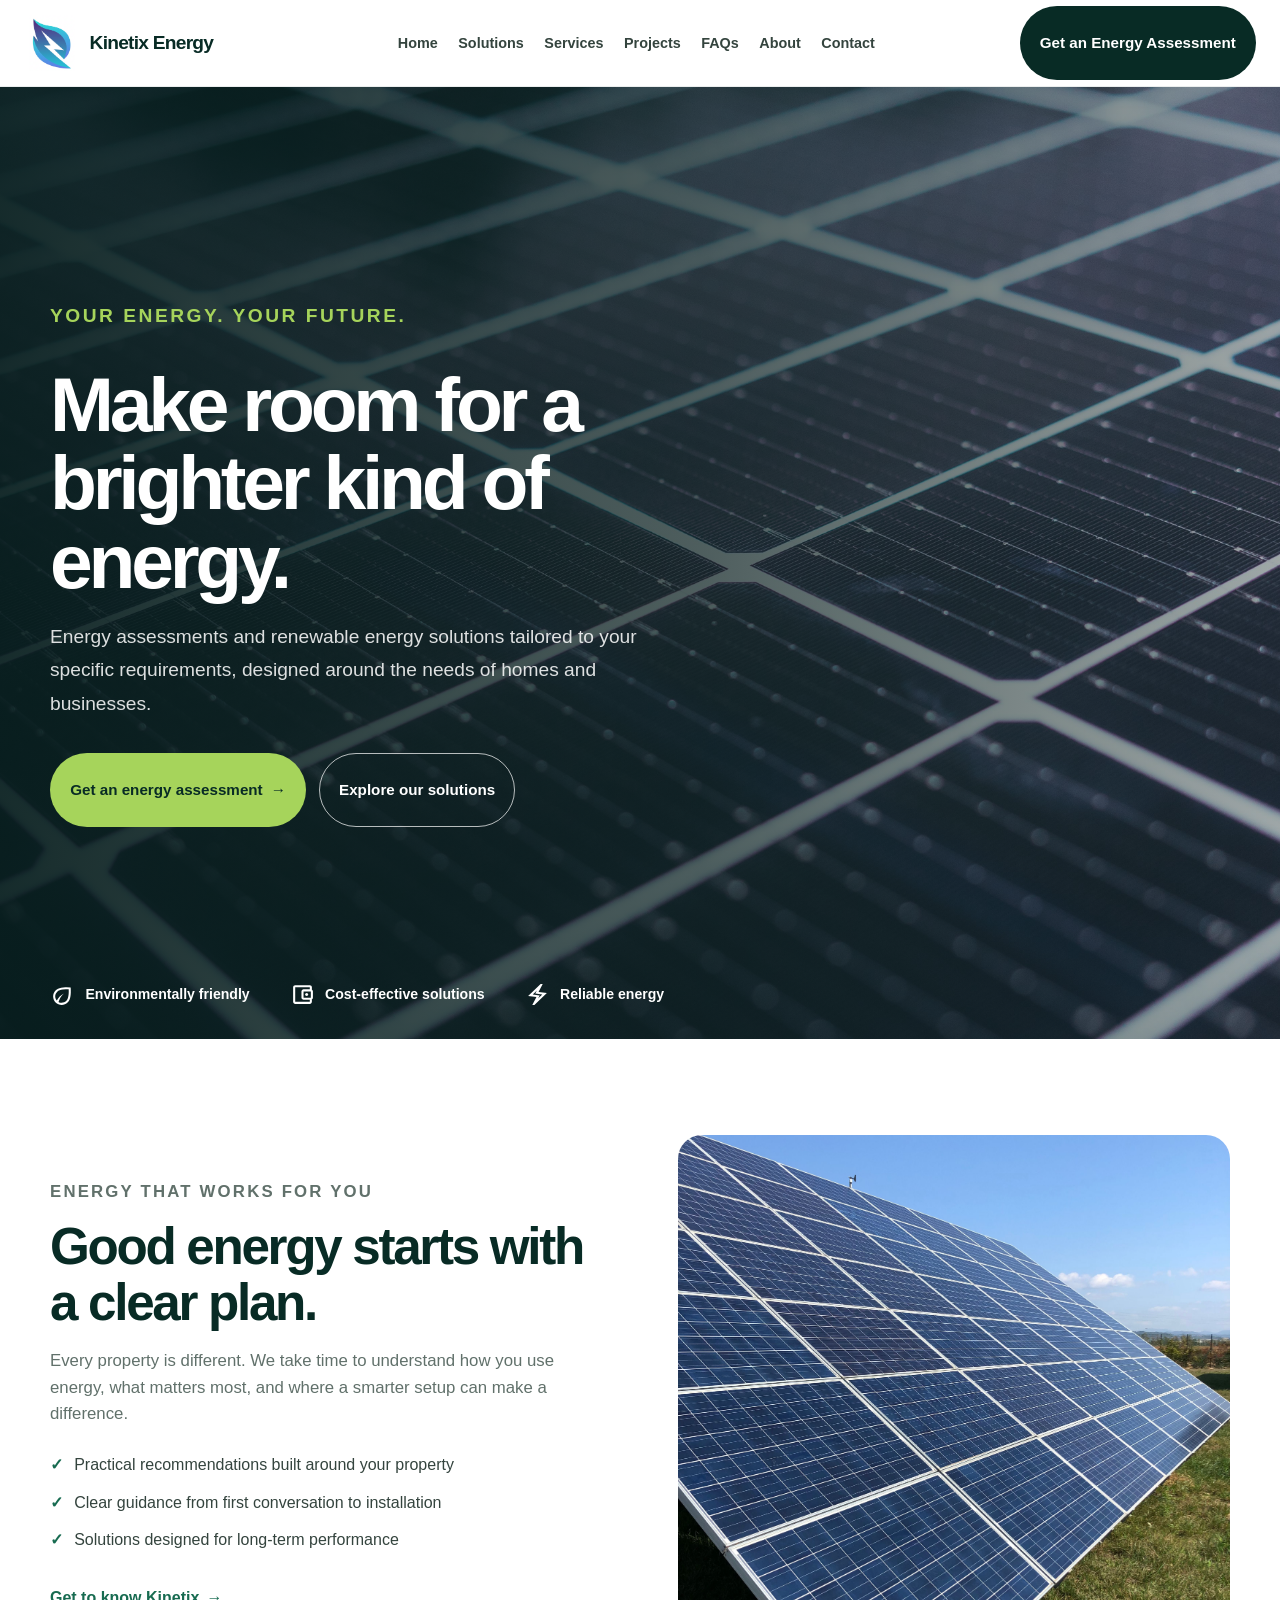
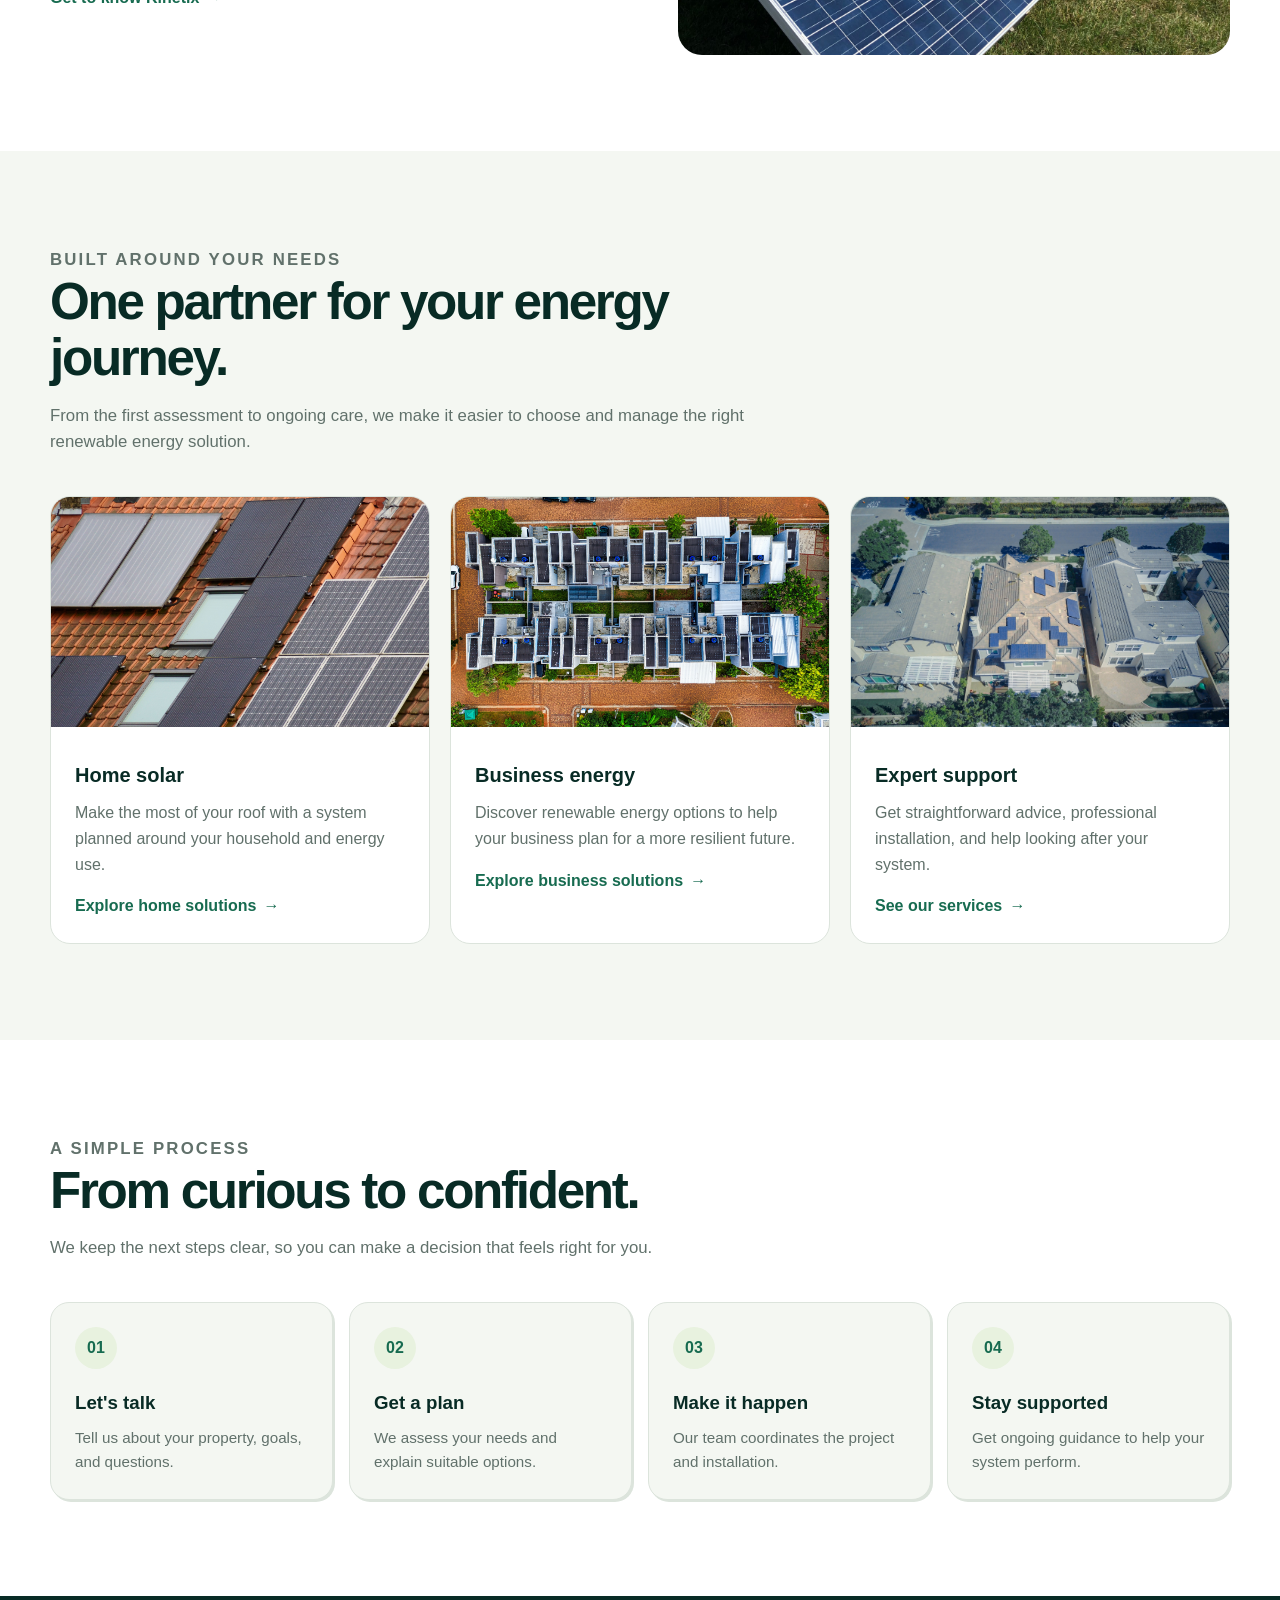
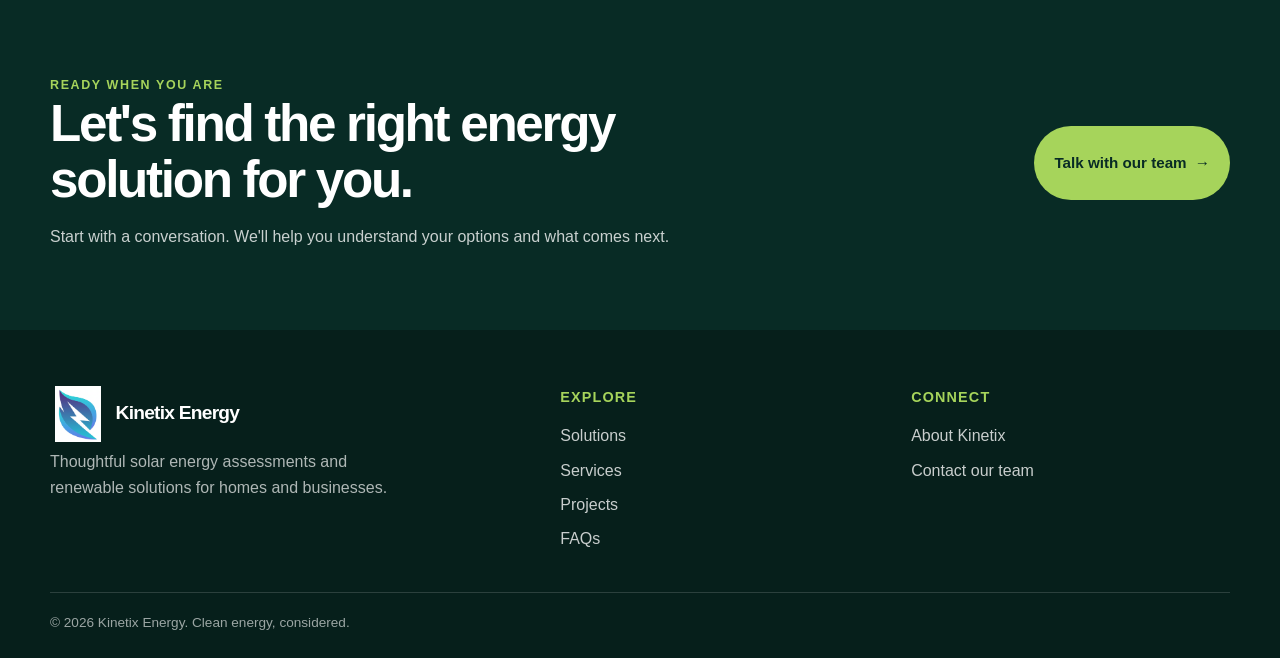
<file: index.html>
<!DOCTYPE html>
<html lang="en">
<head>
    <meta charset="UTF-8">
    <meta name="viewport" content="width=device-width, initial-scale=1.0">
    <meta name="description" content="Kinetix Energy makes clean, reliable solar energy simple for homes and businesses.">
    <meta name="theme-color" content="#082b25">
    <link rel="icon" href="assets/icons/favicon.png">
    <link rel="stylesheet" href="css/style.css">
    <link rel="stylesheet" href="css/components.css">
    <link rel="stylesheet" href="css/responsive.css">
    <title>Kinetix Energy | Solar solutions for a brighter future</title>
</head>
<body>
    <header class="site-header">
        <nav class="navbar" aria-label="Main navigation">
            <a href="home.html" class="logo-link"><img src="assets/logos/logo.png" alt=""><h1>Kinetix Energy</h1></a>
            <button class="nav-toggle" type="button" aria-expanded="false" aria-controls="primary-navigation" aria-label="Open navigation">☰</button>
            <ul class="nav-links" id="primary-navigation">
                <li><a href="home.html">Home</a></li>
                <li><a href="pages/solutions.html">Solutions</a></li>
                <li><a href="pages/services.html">Services</a></li>
                <li><a href="pages/projects.html">Projects</a></li>
                <li><a href="pages/faqs.html">FAQs</a></li>
                <li><a href="pages/about.html">About</a></li>
                <li><a href="pages/contact.html">Contact</a></li>
            </ul>
            <a href="pages/contact.html" class="cta-button">Get an Energy Assessment</a>
        </nav>
    </header>
    <main>
        <section class="hero">
            <div class="hero-content">
                <p class="eyebrow">Your energy. Your future.</p>
                <h1>Make room for a brighter kind of energy.</h1>
                <p>Energy assessments and renewable energy solutions tailored to your specific requirements, designed around the needs of homes and businesses.</p>
                <div class="cta-container">
                    <a href="pages/contact.html" class="button button-green">Get an energy assessment <span aria-hidden="true">→</span></a>
                    <a href="pages/solutions.html" class="button button-light">Explore our solutions</a>
                </div>
            </div>
            <div class="hero-image">
                <img src="assets/images/hero.jpg" alt="Close-up of a solar panel array">
            </div>
            <div class="hero-icons">
                <div class="hero-icon">
                    <img src="assets/icons/leaf.svg" alt="">
                    <p>Environmentally friendly</p>
                </div>
                <div class="hero-icon">
                    <img src="assets/icons/wallet.svg" alt="">
                    <p>Cost-effective solutions</p>
                </div>
                <div class="hero-icon">
                    <img src="assets/icons/electric_bolt.svg" alt="">
                    <p>Reliable energy</p>
                </div>
            </div>
        </section>
        <section class="section">
            <div class="section-inner split-layout">
                <div class="split-copy">
                    <p class="eyebrow">Energy that works for you</p>
                    <h2>Good energy starts with a clear plan.</h2>
                    <p>Every property is different. We take time to understand how you use energy, what matters most, and where a smarter setup can make a difference.</p>
                    <ul class="check-list">
                        <li>Practical recommendations built around your property</li>
                        <li>Clear guidance from first conversation to installation</li>
                        <li>Solutions designed for long-term performance</li>
                    </ul>
                    <a href="pages/about.html" class="text-link">Get to know Kinetix <span aria-hidden="true">→</span></a>
                </div>
                <img class="split-image" src="assets/images/panel.jpg" alt="Solar panels installed on a home roof" loading="lazy">
            </div>
        </section>
        <section class="section section-muted">
            <div class="section-inner">
                <div class="section-heading">
                    <p class="eyebrow">Built around your needs</p>
                    <h2>One partner for your energy journey.</h2>
                    <p>From the first assessment to ongoing care, we make it easier to choose and manage the right renewable energy solution.</p>
                </div>
                <div class="card-grid">
                    <article class="card">
                        <img class="card-image" src="assets/images/home_panel.jpg" alt="Solar panels on a residential home" loading="lazy">
                        <div class="card-body">
                            <h3>Home solar</h3>
                            <p>Make the most of your roof with a system planned around your household and energy use.</p>
                            <a class="text-link" href="pages/solutions.html">Explore home solutions <span aria-hidden="true">→</span></a>
                        </div>
                    </article>
                    <article class="card">
                        <img class="card-image" src="assets/images/market_panel.jpg" alt="Solar installation for a commercial property" loading="lazy">
                        <div class="card-body">
                            <h3>Business energy</h3>
                            <p>Discover renewable energy options to help your business plan for a more resilient future.</p>
                            <a class="text-link" href="pages/solutions.html">Explore business solutions <span aria-hidden="true">→</span></a>
                        </div>
                    </article>
                    <article class="card">
                        <img class="card-image" src="assets/images/panel_topview.jpg" alt="Aerial view of a neighborhood with solar rooftops" loading="lazy">
                        <div class="card-body">
                            <h3>Expert support</h3>
                            <p>Get straightforward advice, professional installation, and help looking after your system.</p>
                            <a class="text-link" href="pages/services.html">See our services <span aria-hidden="true">→</span></a>
                        </div>
                    </article>
                </div>
            </div>
        </section>
        <section class="section">
            <div class="section-inner">
                <div class="section-heading">
                    <p class="eyebrow">A simple process</p>
                    <h2>From curious to confident.</h2>
                    <p>We keep the next steps clear, so you can make a decision that feels right for you.</p>
                </div>
                <div class="steps-grid">
                    <article class="step-card"><span class="step-number">01</span><h3>Let's talk</h3><p>Tell us about your property, goals, and questions.</p></article>
                    <article class="step-card"><span class="step-number">02</span><h3>Get a plan</h3><p>We assess your needs and explain suitable options.</p></article>
                    <article class="step-card"><span class="step-number">03</span><h3>Make it happen</h3><p>Our team coordinates the project and installation.</p></article>
                    <article class="step-card"><span class="step-number">04</span><h3>Stay supported</h3><p>Get ongoing guidance to help your system perform.</p></article>
                </div>
            </div>
        </section>
        <section class="cta-section">
            <div class="cta-inner">
                <div>
                    <p class="eyebrow">Ready when you are</p>
                    <h2>Let's find the right energy solution for you.</h2>
                    <p>Start with a conversation. We'll help you understand your options and what comes next.</p>
                </div>
                <a href="pages/contact.html" class="button button-green">Talk with our team <span aria-hidden="true">→</span></a>
            </div>
        </section>
    </main>
    <footer class="site-footer">
        <div class="footer-inner">
            <div class="footer-brand">
                <a href="home.html" class="logo-link"><img src="assets/logos/logo.png" alt=""><h1 id="footer-logo-h1 ">Kinetix Energy</h1></a>
                <p>Thoughtful solar energy assessments and renewable solutions for homes and businesses.</p>
            </div>
            <div>
                <h2 class="footer-heading">Explore</h2>
                <ul class="footer-links">
                    <li><a href="pages/solutions.html">Solutions</a></li>
                    <li><a href="pages/services.html">Services</a></li>
                    <li><a href="pages/projects.html">Projects</a></li>
                    <li><a href="pages/faqs.html">FAQs</a></li>
                </ul>
            </div>
            <div>
                <h2 class="footer-heading">Connect</h2>
                <ul class="footer-links">
                    <li><a href="pages/about.html">About Kinetix</a></li>
                    <li><a href="pages/contact.html">Contact our team</a></li>
                </ul>
            </div>
        </div>
        <div class="footer-bottom">© 2026 Kinetix Energy. Clean energy, considered.</div>
    </footer>
    <script src="js/main.js" defer></script>
</body>
</html>
</file>
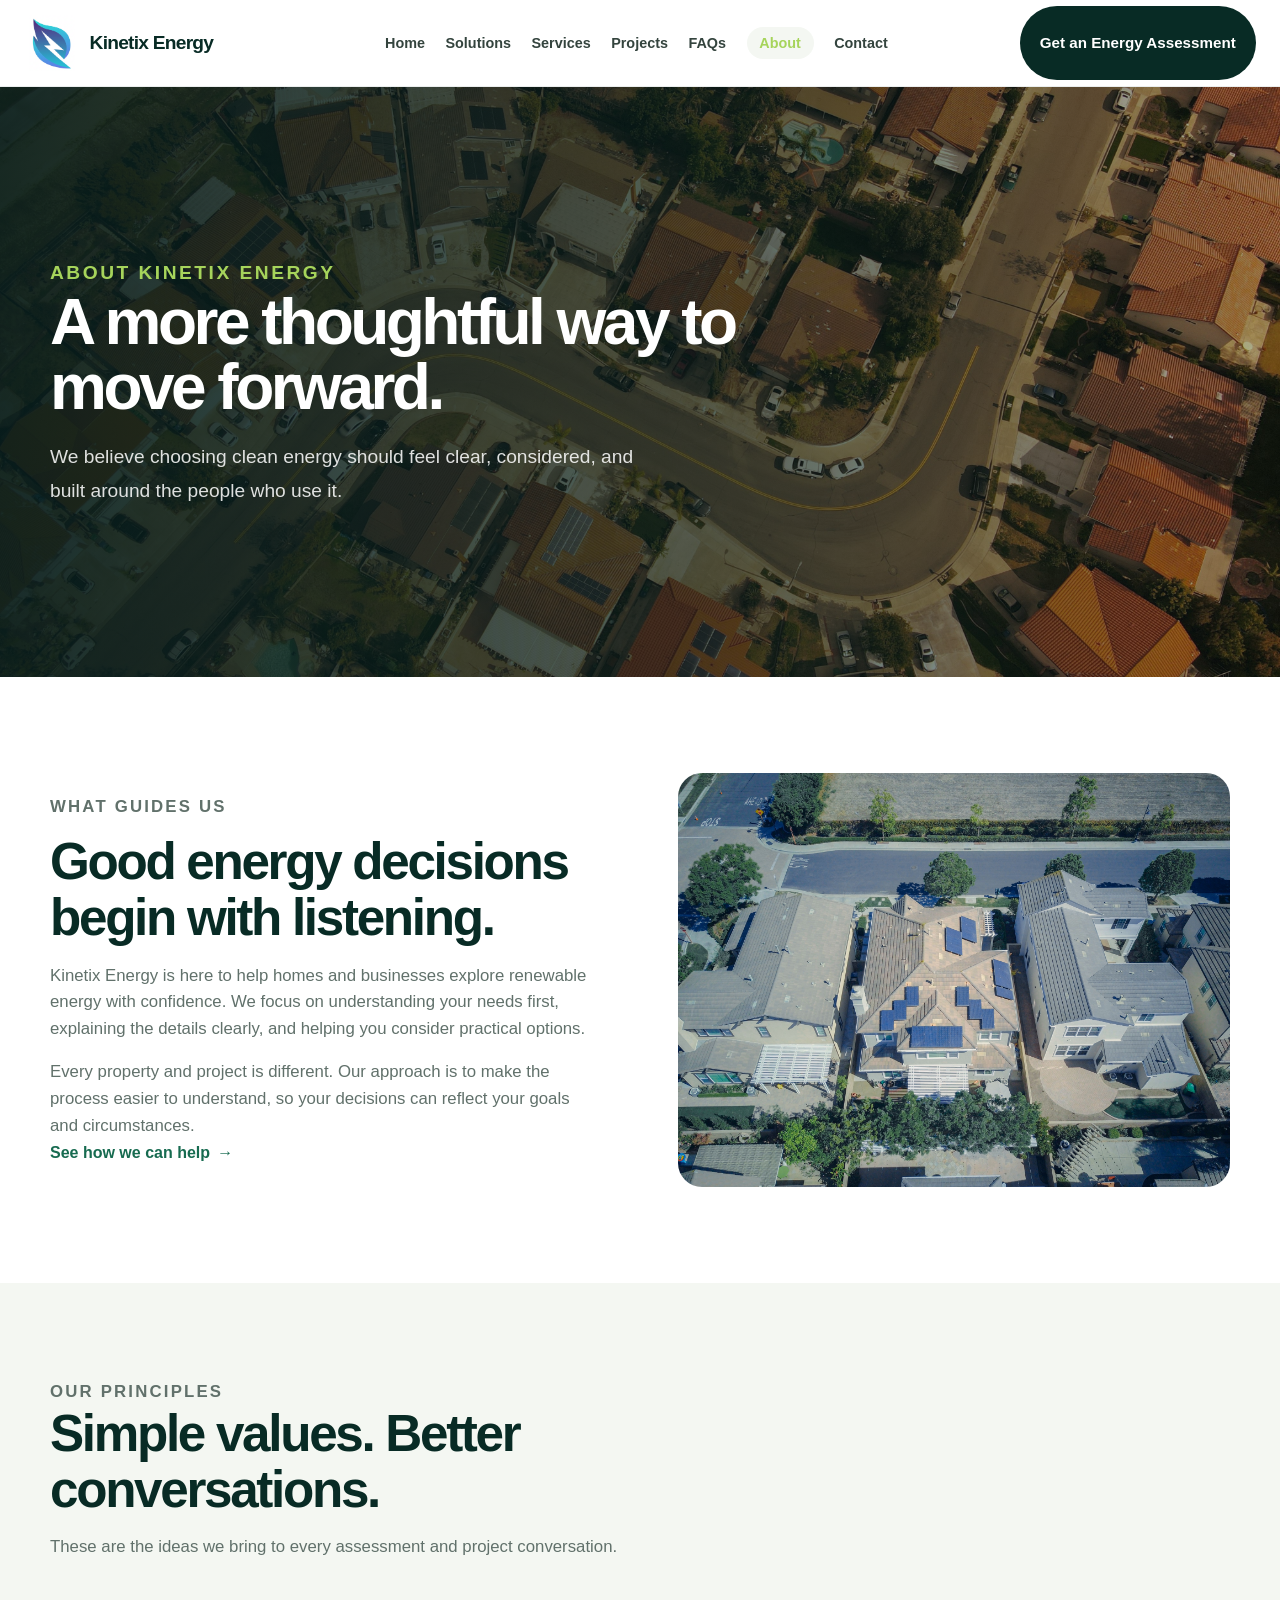
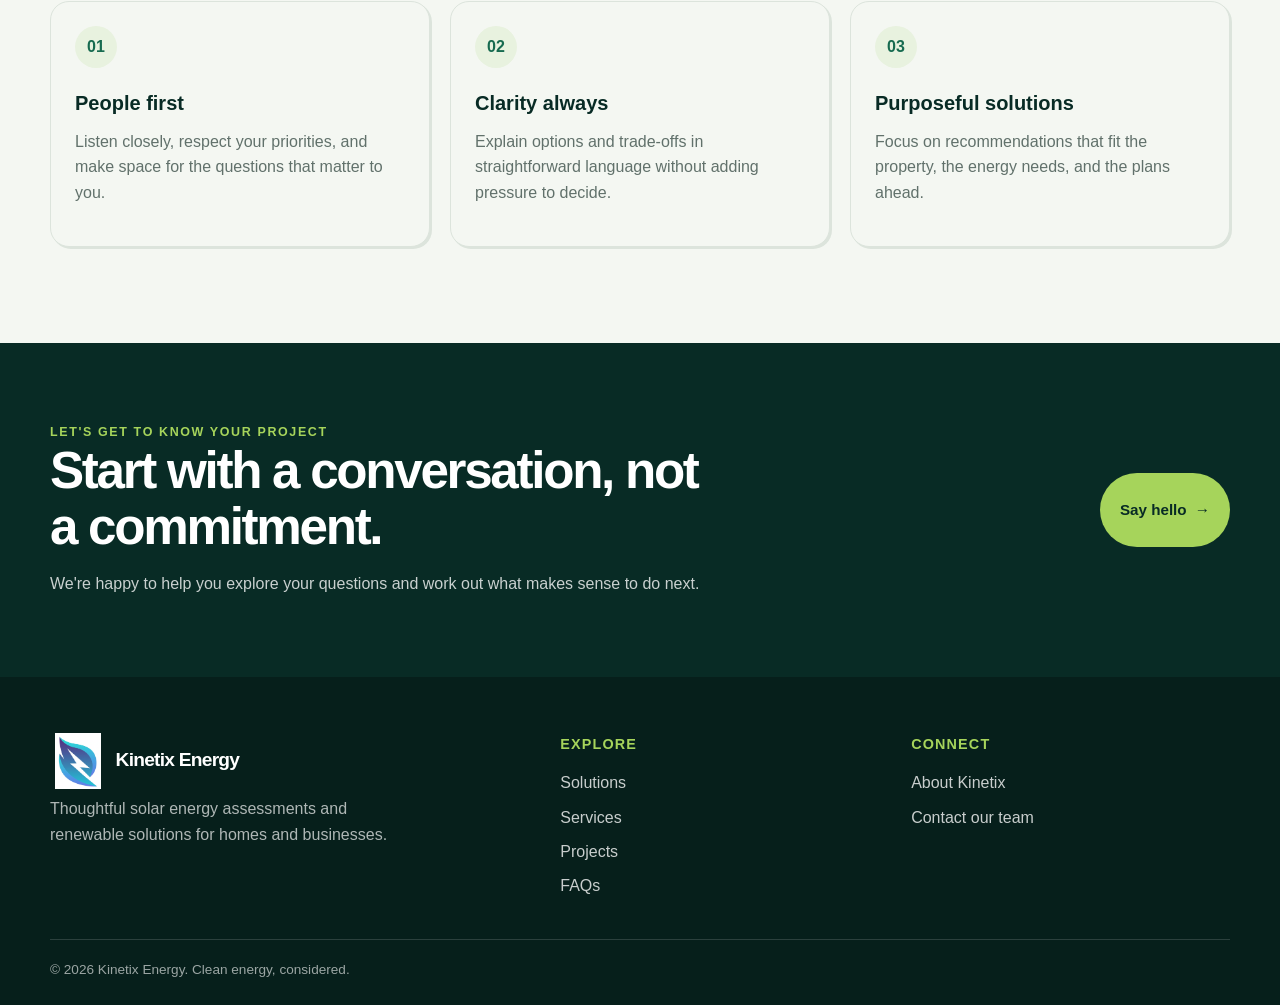
<file: pages/about.html>
<!DOCTYPE html>
<html lang="en">
<head>
    <meta charset="UTF-8">
    <meta name="viewport" content="width=device-width, initial-scale=1.0">
    <meta name="description" content="Learn about Kinetix Energy's practical, customer-first approach to renewable energy.">
    <meta name="theme-color" content="#082b25">
    <link rel="icon" href="../assets/icons/favicon.png">
    <link rel="stylesheet" href="../css/style.css">
    <link rel="stylesheet" href="../css/components.css">
    <link rel="stylesheet" href="../css/responsive.css">
    <title>About Kinetix Energy</title>
</head>
<body>
    <header class="site-header">
        <nav class="navbar" aria-label="Main navigation">
            <a href="../home.html" class="logo-link"><img src="../assets/logos/logo.png" alt=""><h1>Kinetix Energy</h1></a>
            <button class="nav-toggle" type="button" aria-expanded="false" aria-controls="primary-navigation" aria-label="Open navigation">☰</button>
            <ul class="nav-links" id="primary-navigation">
                <li><a href="../home.html">Home</a></li><li><a href="solutions.html">Solutions</a></li><li><a href="services.html">Services</a></li><li><a href="projects.html">Projects</a></li><li><a href="faqs.html">FAQs</a></li><li><a href="about.html" aria-current="page">About</a></li><li><a href="contact.html">Contact</a></li>
            </ul>
            <a href="contact.html" class="cta-button">Get an Energy Assessment</a>
        </nav>
    </header>
    <main>
        <section class="page-hero">
            <img src="../assets/images/panel1 (4).jpg" alt="" fetchpriority="high">
            <div class="page-hero-content"><p class="eyebrow">About Kinetix Energy</p><h1>A more thoughtful way to move forward.</h1><p>We believe choosing clean energy should feel clear, considered, and built around the people who use it.</p></div>
        </section>
        <section class="section">
            <div class="section-inner split-layout">
                <div class="split-copy"><p class="eyebrow">What guides us</p><h2>Good energy decisions begin with listening.</h2><p>Kinetix Energy is here to help homes and businesses explore renewable energy with confidence. We focus on understanding your needs first, explaining the details clearly, and helping you consider practical options.</p><p>Every property and project is different. Our approach is to make the process easier to understand, so your decisions can reflect your goals and circumstances.</p><a href="services.html" class="text-link">See how we can help <span aria-hidden="true">→</span></a></div>
                <img class="split-image" src="../assets/images/panel_topview.jpg" alt="Aerial view of rooftops in a residential neighborhood" loading="lazy">
            </div>
        </section>
        <section class="section section-muted">
            <div class="section-inner">
                <div class="section-heading"><p class="eyebrow">Our principles</p><h2>Simple values. Better conversations.</h2><p>These are the ideas we bring to every assessment and project conversation.</p></div>
                <div class="card-grid">
                    <article class="feature-card"><span class="step-number">01</span><h3>People first</h3><p>Listen closely, respect your priorities, and make space for the questions that matter to you.</p></article>
                    <article class="feature-card"><span class="step-number">02</span><h3>Clarity always</h3><p>Explain options and trade-offs in straightforward language without adding pressure to decide.</p></article>
                    <article class="feature-card"><span class="step-number">03</span><h3>Purposeful solutions</h3><p>Focus on recommendations that fit the property, the energy needs, and the plans ahead.</p></article>
                </div>
            </div>
        </section>
        <section class="cta-section"><div class="cta-inner"><div><p class="eyebrow">Let's get to know your project</p><h2>Start with a conversation, not a commitment.</h2><p>We're happy to help you explore your questions and work out what makes sense to do next.</p></div><a href="contact.html" class="button button-green">Say hello <span aria-hidden="true">→</span></a></div></section>
    </main>
    <footer class="site-footer">
        <div class="footer-inner"><div class="footer-brand"><a href="../home.html" class="logo-link"><img src="../assets/logos/logo.png" alt=""><h1>Kinetix Energy</h1></a><p>Thoughtful solar energy assessments and renewable solutions for homes and businesses.</p></div><div><h2 class="footer-heading">Explore</h2><ul class="footer-links"><li><a href="solutions.html">Solutions</a></li><li><a href="services.html">Services</a></li><li><a href="projects.html">Projects</a></li><li><a href="faqs.html">FAQs</a></li></ul></div><div><h2 class="footer-heading">Connect</h2><ul class="footer-links"><li><a href="about.html">About Kinetix</a></li><li><a href="contact.html">Contact our team</a></li></ul></div></div>
        <div class="footer-bottom">© 2026 Kinetix Energy. Clean energy, considered.</div>
    </footer>
    <script src="../js/main.js" defer></script>
</body>
</html>
</file>
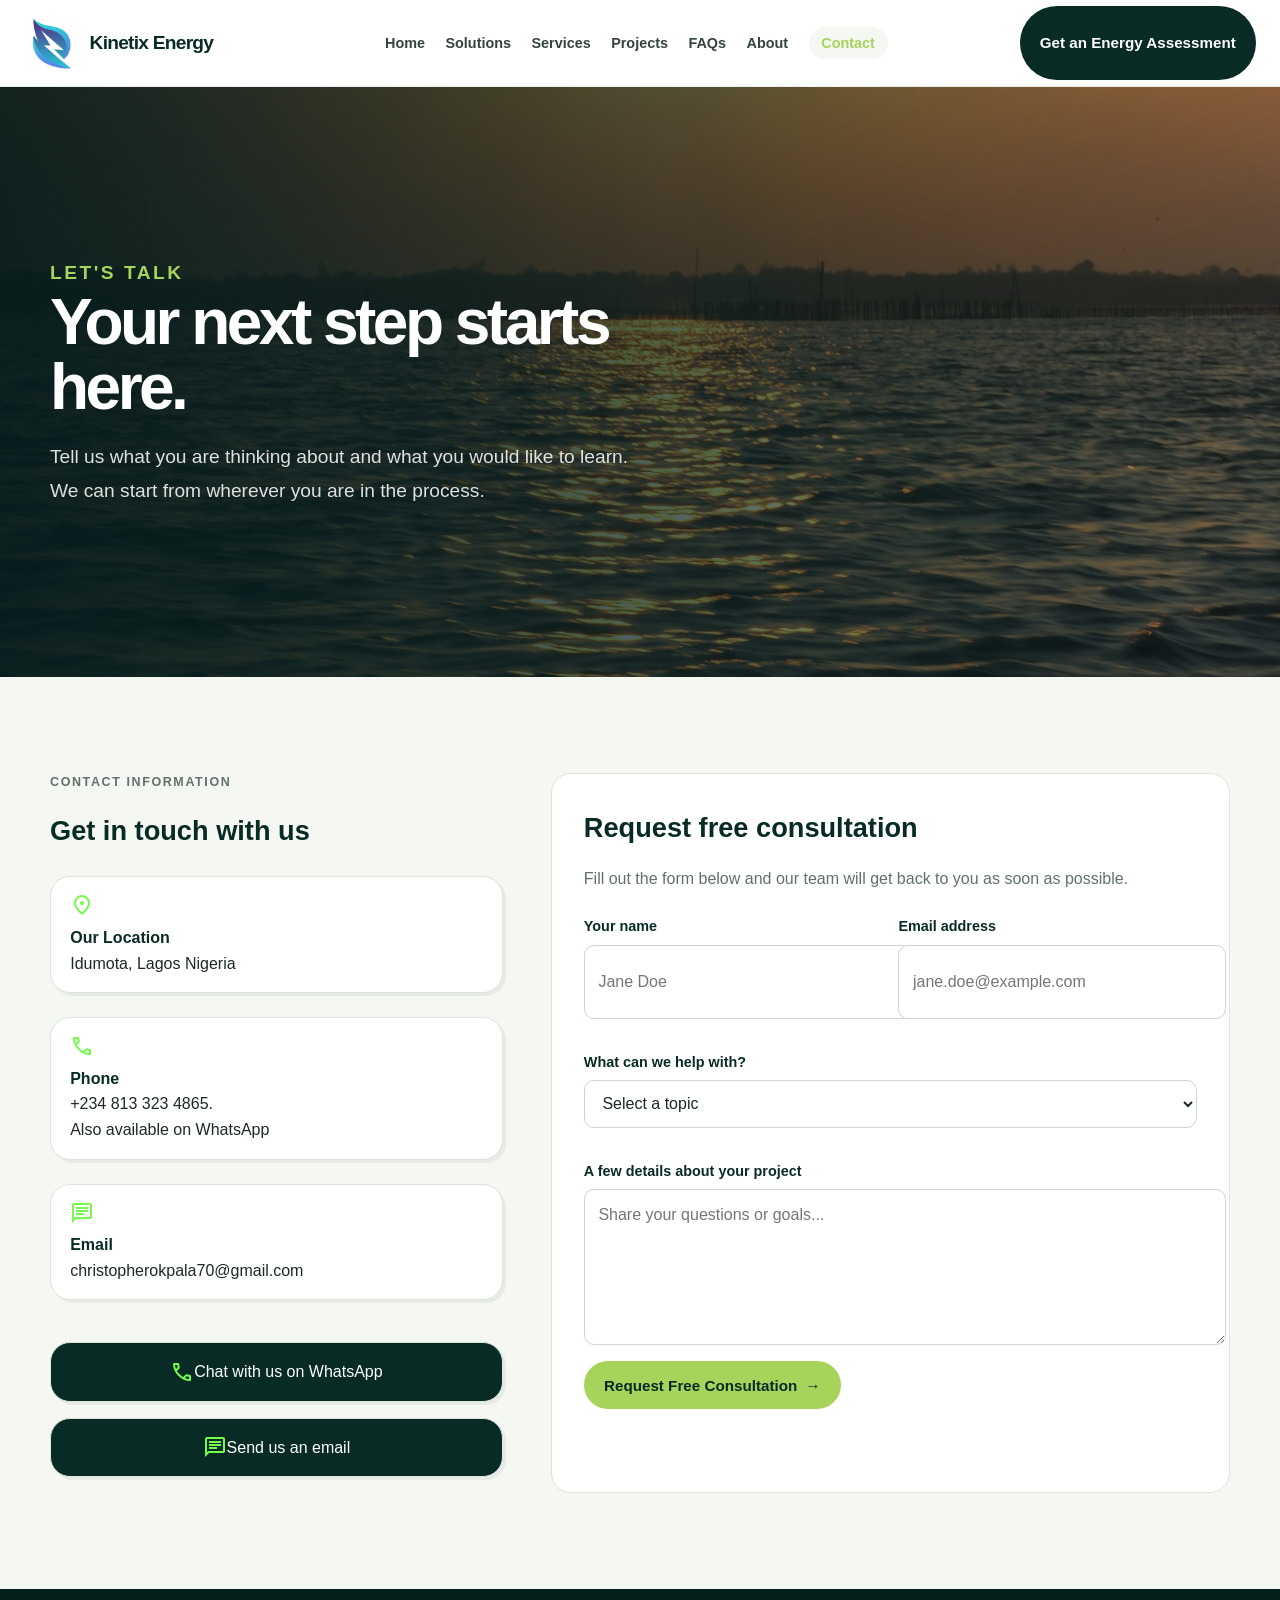
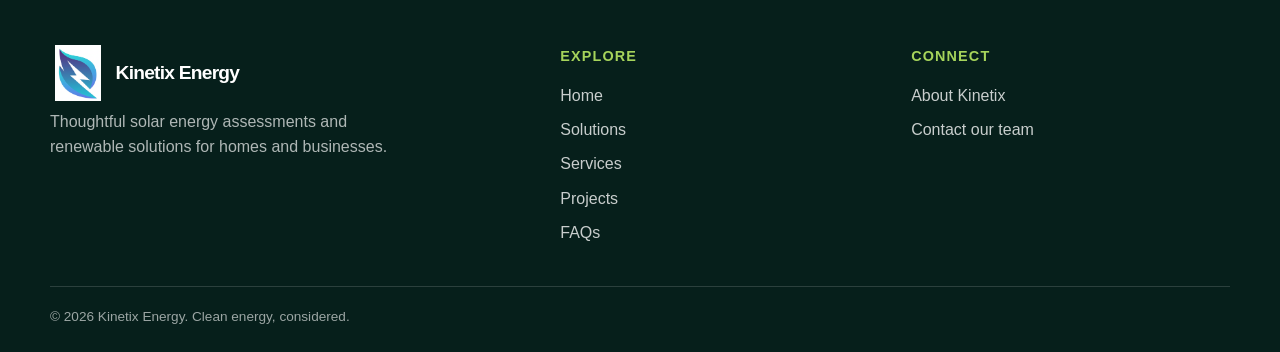
<file: pages/contact.html>
<!DOCTYPE html>
<html lang="en">
<head>
    <meta charset="UTF-8">
    <meta name="viewport" content="width=device-width, initial-scale=1.0">
    <meta name="description" content="Contact Kinetix Energy to discuss a solar assessment or renewable energy project.">
    <meta name="theme-color" content="#082b25">
    <link rel="icon" href="../assets/icons/favicon.png">
    <link rel="stylesheet" href="../css/style.css">
    <link rel="stylesheet" href="../css/components.css">
    <link rel="stylesheet" href="../css/responsive.css">
    <title>Contact | Kinetix Energy</title>
</head>
<body>
    <header class="site-header">
        <nav class="navbar" aria-label="Main navigation">
            <a href="../home.html" class="logo-link"><img src="../assets/logos/logo.png" alt=""><h1>Kinetix Energy</h1></a>
            <button class="nav-toggle" type="button" aria-expanded="false" aria-controls="primary-navigation" aria-label="Open navigation">☰</button>
            <ul class="nav-links" id="primary-navigation">
                <li><a href="../home.html">Home</a></li>
                <li><a href="../pages/solutions.html">Solutions</a></li>
                <li><a href="../pages/services.html">Services</a></li>
                <li><a href="../pages/projects.html">Projects</a></li>
                <li><a href="../pages/faqs.html">FAQs</a></li>
                <li><a href="../pages/about.html">About</a></li>
                <li><a href="../pages/contact.html" aria-current="page">Contact</a></li>
            </ul>
            <a href="../pages/contact.html" class="cta-button">Get an Energy Assessment</a>
        </nav>
    </header>
    <main>
        <section class="page-hero">
            <img src="../assets/images/sunset.jpg" alt="" fetchpriority="high" id="contact-hero">
            <div class="page-hero-content"><p class="eyebrow">Let's talk</p><h1>Your next step starts here.</h1><p>Tell us what you are thinking about and what you would like to learn. We can start from wherever you are in the process.</p></div>
        </section>
        <section class="section section-muted">
            <div class="section-inner contact-layout">
                <div class="contact-details">
                    <p class="eyebrow">CONTACT INFORMATION</p>
                    <h2>Get in touch with us</h2>
                    <div class="contact-item"><img src="../assets/icons/location.svg" alt=""><strong>Our Location</strong><span>Idumota, Lagos Nigeria</span></div>
                    <div class="contact-item"><img src="../assets/icons/call.svg" alt=""><strong>Phone</strong><span>+234 813 323 4865.</span><p>Also available on WhatsApp</p></div>
                    <div class="contact-item"><img src="../assets/icons/chat.svg" alt=""><strong>Email</strong><span>christopherokpala70@gmail.com</span></div><br>
                <div class="contact-box">
                    <div class="contact-box-item"><a href="https://web.whatsapp.com/" target="_blank"><img src="../assets/icons/call.svg" alt="WhatsApp"><span>Chat with us on WhatsApp</span></a></div>
                    <div class="contact-box-item"><a href="https://mail.google.com/" target="_blank"><img src="../assets/icons/chat.svg" alt="Email"><span>Send us an email</span></a></div>
                </div>
                </div>
                <div class="contact-form">
                    <h2>Request free consultation</h2>
                    <p>Fill out the form below and our team will get back to you as soon as possible.</p>
                    <form data-demo-form>
                        <div class="form-grid">
                            <div class="form-field"><label for="contact-name">Your name</label><input id="contact-name" name="name" type="text" autocomplete="name" required placeholder="Jane Doe"></div>
                            <div class="form-field"><label for="contact-email">Email address</label><input id="contact-email" name="email" type="email" autocomplete="email" required placeholder="jane.doe@example.com" ></div>
                            <div class="form-field form-field-full"><label for="contact-property">What can we help with?</label><select id="contact-property" name="interest" required><option value="" selected disabled>Select a topic</option><option value="home">Solar for my home</option><option value="business">Solar for my business</option><option value="assessment">Energy assessment</option><option value="existing">Existing system support</option><option value="other">Something else</option></select></div>
                            <div class="form-field form-field-full"><label for="contact-message">A few details about your project</label><textarea id="contact-message" name="message" placeholder="Share your questions or goals..." required></textarea></div>
                        </div>
                        <button class="button button-green" type="submit">Request Free Consultation <span aria-hidden="true">→</span></button>
                        <p class="form-note" data-form-status role="status" aria-live="polite"></p>
                    </form>
                </div>
            </div>
        </section>
    </main>
    <footer class="site-footer">
        <div class="footer-inner">
            <div class="footer-brand">
                <a href="../home.html" class="logo-link">
                    <img src="../assets/logos/logo.png" alt="">
                    <h1>Kinetix Energy</h1>
                </a>
                <p>Thoughtful solar energy assessments and renewable solutions for homes and businesses.</p>
            </div>
            <div>
                <h2 class="footer-heading">Explore</h2>
                <ul class="footer-links">
                    <li><a href="../pages/home.html">Home</a></li>
                    <li><a href="../pages/solutions.html">Solutions</a></li>
                    <li><a href="../pages/services.html">Services</a></li>
                    <li><a href="../pages/projects.html">Projects</a></li>
                    <li><a href="../pages/faqs.html">FAQs</a></li>
                </ul>
            </div>
            <div>
                <h2 class="footer-heading">Connect</h2>
                <ul class="footer-links">
                    <li><a href="../pages/about.html">About Kinetix</a></li>
                    <li><a href="../pages/contact.html">Contact our team</a></li>
                </ul>
            </div>
        </div>
        <div class="footer-bottom">© 2026 Kinetix Energy. Clean energy, considered.</div>
    </footer>
    <script src="../js/main.js" defer></script>
</body>
</html>
</file>
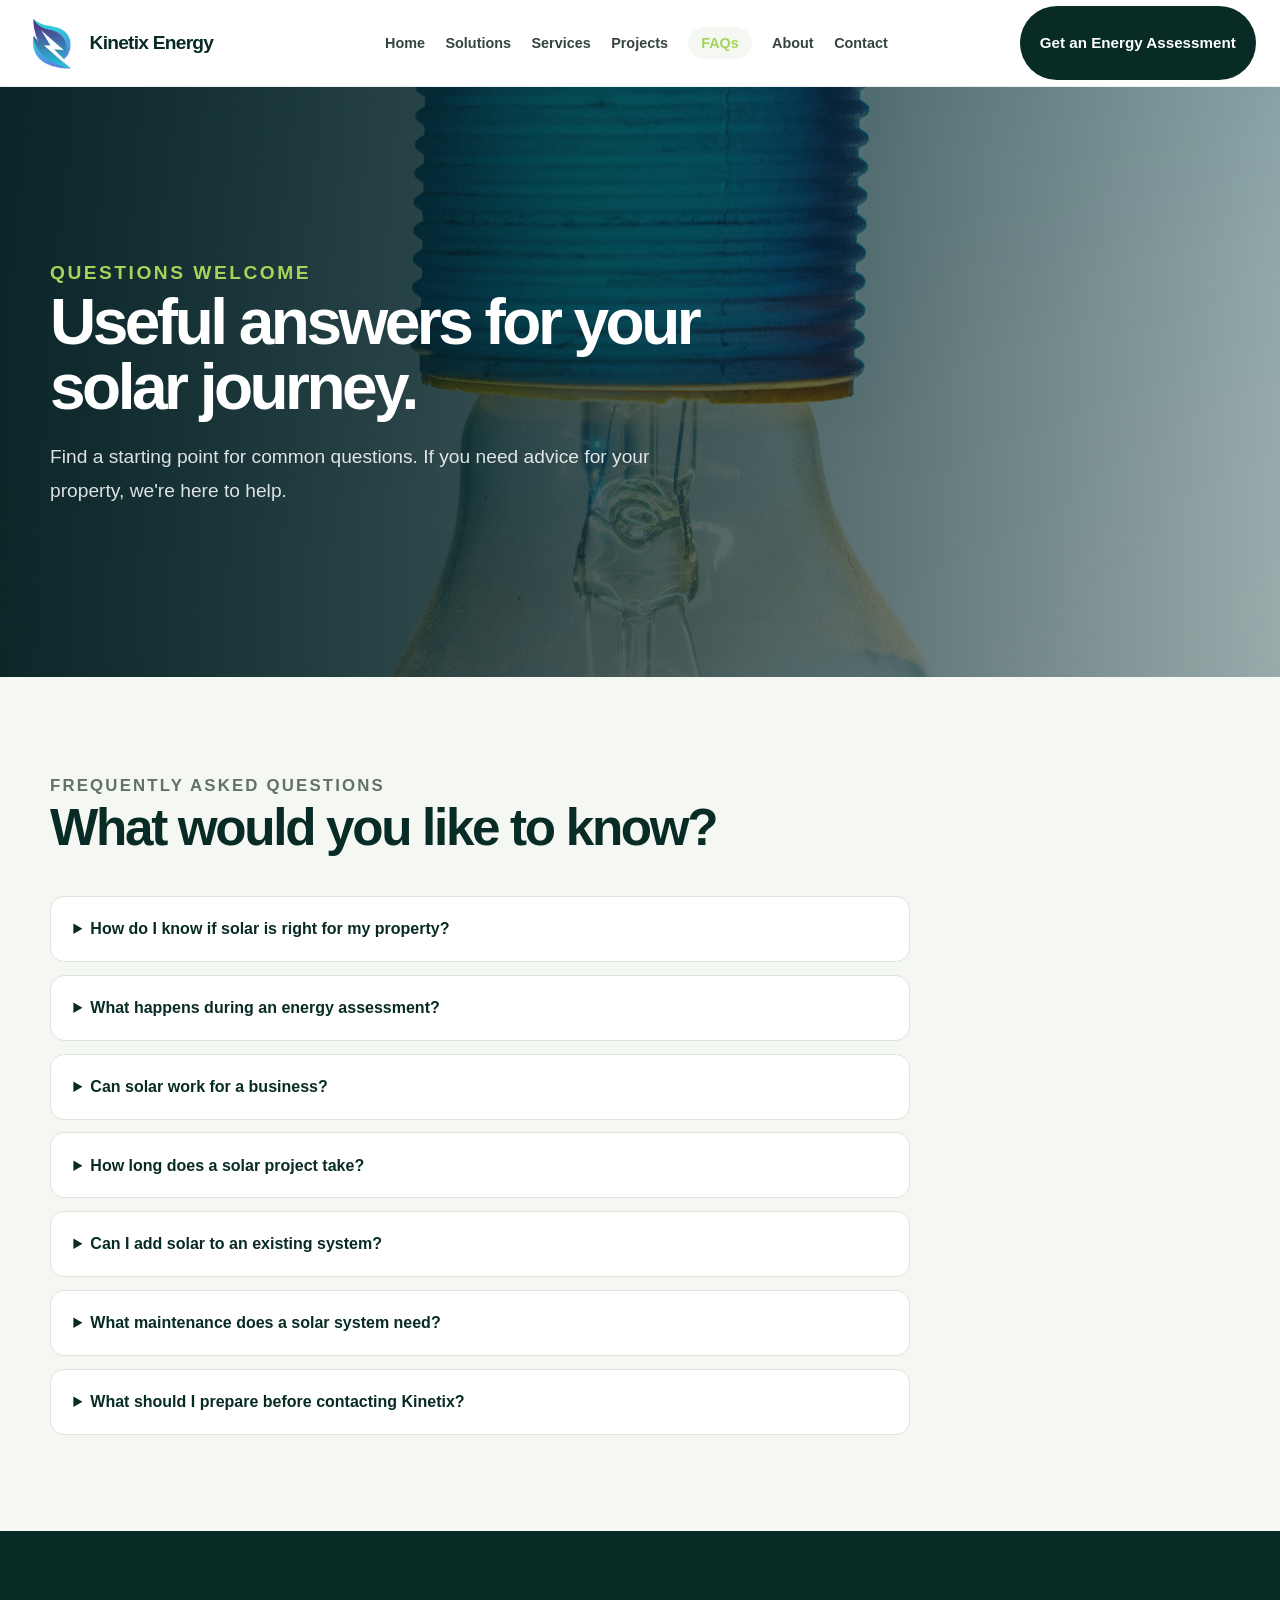
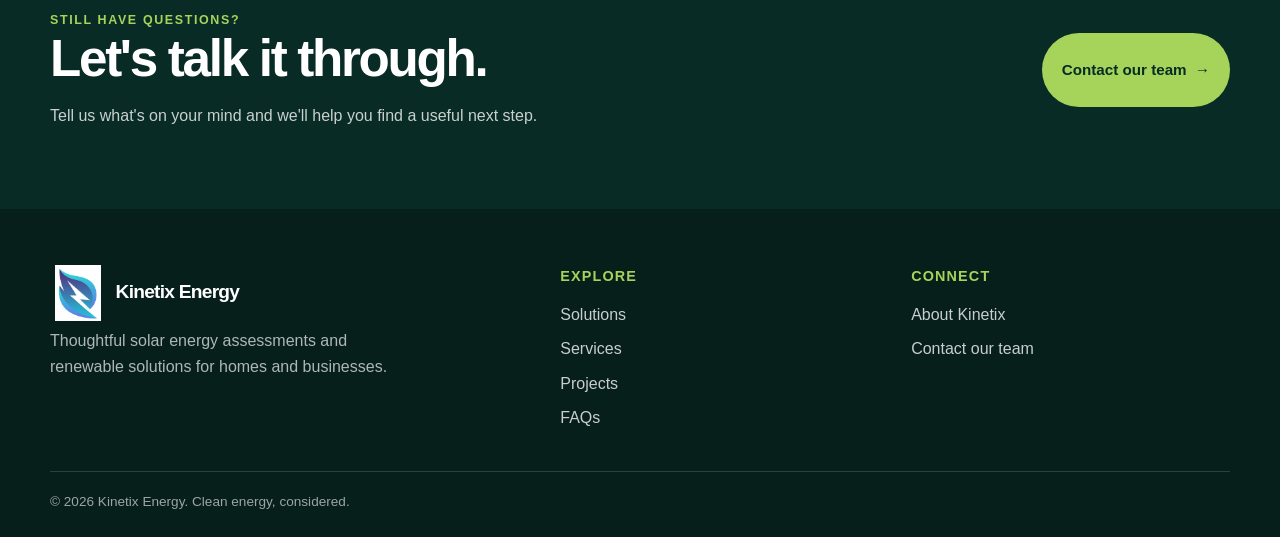
<file: pages/faqs.html>
<!DOCTYPE html>
<html lang="en">
<head>
    <meta charset="UTF-8">
    <meta name="viewport" content="width=device-width, initial-scale=1.0">
    <meta name="description" content="Answers to common questions about solar assessments, planning, installation, and system support.">
    <meta name="theme-color" content="#082b25">
    <link rel="icon" href="../assets/icons/favicon.png">
    <link rel="stylesheet" href="../css/style.css">
    <link rel="stylesheet" href="../css/components.css">
    <link rel="stylesheet" href="../css/responsive.css">
    <title>FAQs | Kinetix Energy</title>
</head>
<body>
    <header class="site-header">
        <nav class="navbar" aria-label="Main navigation">
            <a href="../home.html" class="logo-link"><img src="../assets/logos/logo.png" alt=""><h1>Kinetix Energy</h1></a>
            <button class="nav-toggle" type="button" aria-expanded="false" aria-controls="primary-navigation" aria-label="Open navigation">☰</button>
            <ul class="nav-links" id="primary-navigation">
                <li><a href="../home.html">Home</a></li><li><a href="solutions.html">Solutions</a></li><li><a href="services.html">Services</a></li><li><a href="projects.html">Projects</a></li><li><a href="faqs.html" aria-current="page">FAQs</a></li><li><a href="about.html">About</a></li><li><a href="contact.html">Contact</a></li>
            </ul>
            <a href="contact.html" class="cta-button">Get an Energy Assessment</a>
        </nav>
    </header>
    <main>
        <section class="page-hero">
            <img src="../assets/images/bulb.jpg" alt="" fetchpriority="high">
            <div class="page-hero-content"><p class="eyebrow">Questions welcome</p><h1>Useful answers for your solar journey.</h1><p>Find a starting point for common questions. If you need advice for your property, we're here to help.</p></div>
        </section>
        <section class="section section-muted">
            <div class="section-inner">
                <div class="section-heading"><p class="eyebrow">Frequently asked questions</p><h2>What would you like to know?</h2></div>
                <div class="faq-list">
                    <details><summary>How do I know if solar is right for my property?</summary><p>It depends on factors such as your energy use, roof condition, orientation, shade, and local requirements. An assessment can help you understand which options are worth considering.</p></details>
                    <details><summary>What happens during an energy assessment?</summary><p>We start by learning about your goals and energy needs, then review relevant property details. The assessment helps inform a practical discussion of possible next steps.</p></details>
                    <details><summary>Can solar work for a business?</summary><p>Many businesses explore solar, but suitability depends on the site, operating patterns, energy demand, and project requirements. We can help you identify the questions to investigate.</p></details>
                    <details><summary>How long does a solar project take?</summary><p>Timing varies with the property, system design, permitting, equipment availability, and installation requirements. We can outline likely stages once we understand your project.</p></details>
                    <details><summary>Can I add solar to an existing system?</summary><p>Possibly. Existing equipment, system configuration, available roof or site space, and electrical requirements all need to be reviewed before planning an expansion.</p></details>
                    <details><summary>What maintenance does a solar system need?</summary><p>Maintenance depends on the equipment and site conditions. Follow the guidance provided with your system, monitor for unusual changes, and arrange qualified help if something needs attention.</p></details>
                    <details><summary>What should I prepare before contacting Kinetix?</summary><p>A general idea of your property type, energy goals, and any questions is a helpful start. You do not need to have every project detail figured out before reaching out.</p></details>
                </div>
            </div>
        </section>
        <section class="cta-section"><div class="cta-inner"><div><p class="eyebrow">Still have questions?</p><h2>Let's talk it through.</h2><p>Tell us what's on your mind and we'll help you find a useful next step.</p></div><a href="contact.html" class="button button-green">Contact our team <span aria-hidden="true">→</span></a></div></section>
    </main>
    <footer class="site-footer">
        <div class="footer-inner"><div class="footer-brand"><a href="../home.html" class="logo-link"><img src="../assets/logos/logo.png" alt=""><h1>Kinetix Energy</h1></a><p>Thoughtful solar energy assessments and renewable solutions for homes and businesses.</p></div><div><h2 class="footer-heading">Explore</h2><ul class="footer-links"><li><a href="solutions.html">Solutions</a></li><li><a href="services.html">Services</a></li><li><a href="projects.html">Projects</a></li><li><a href="faqs.html">FAQs</a></li></ul></div><div><h2 class="footer-heading">Connect</h2><ul class="footer-links"><li><a href="about.html">About Kinetix</a></li><li><a href="contact.html">Contact our team</a></li></ul></div></div>
        <div class="footer-bottom">© 2026 Kinetix Energy. Clean energy, considered.</div>
    </footer>
    <script src="../js/main.js" defer></script>
</body>
</html>
</file>
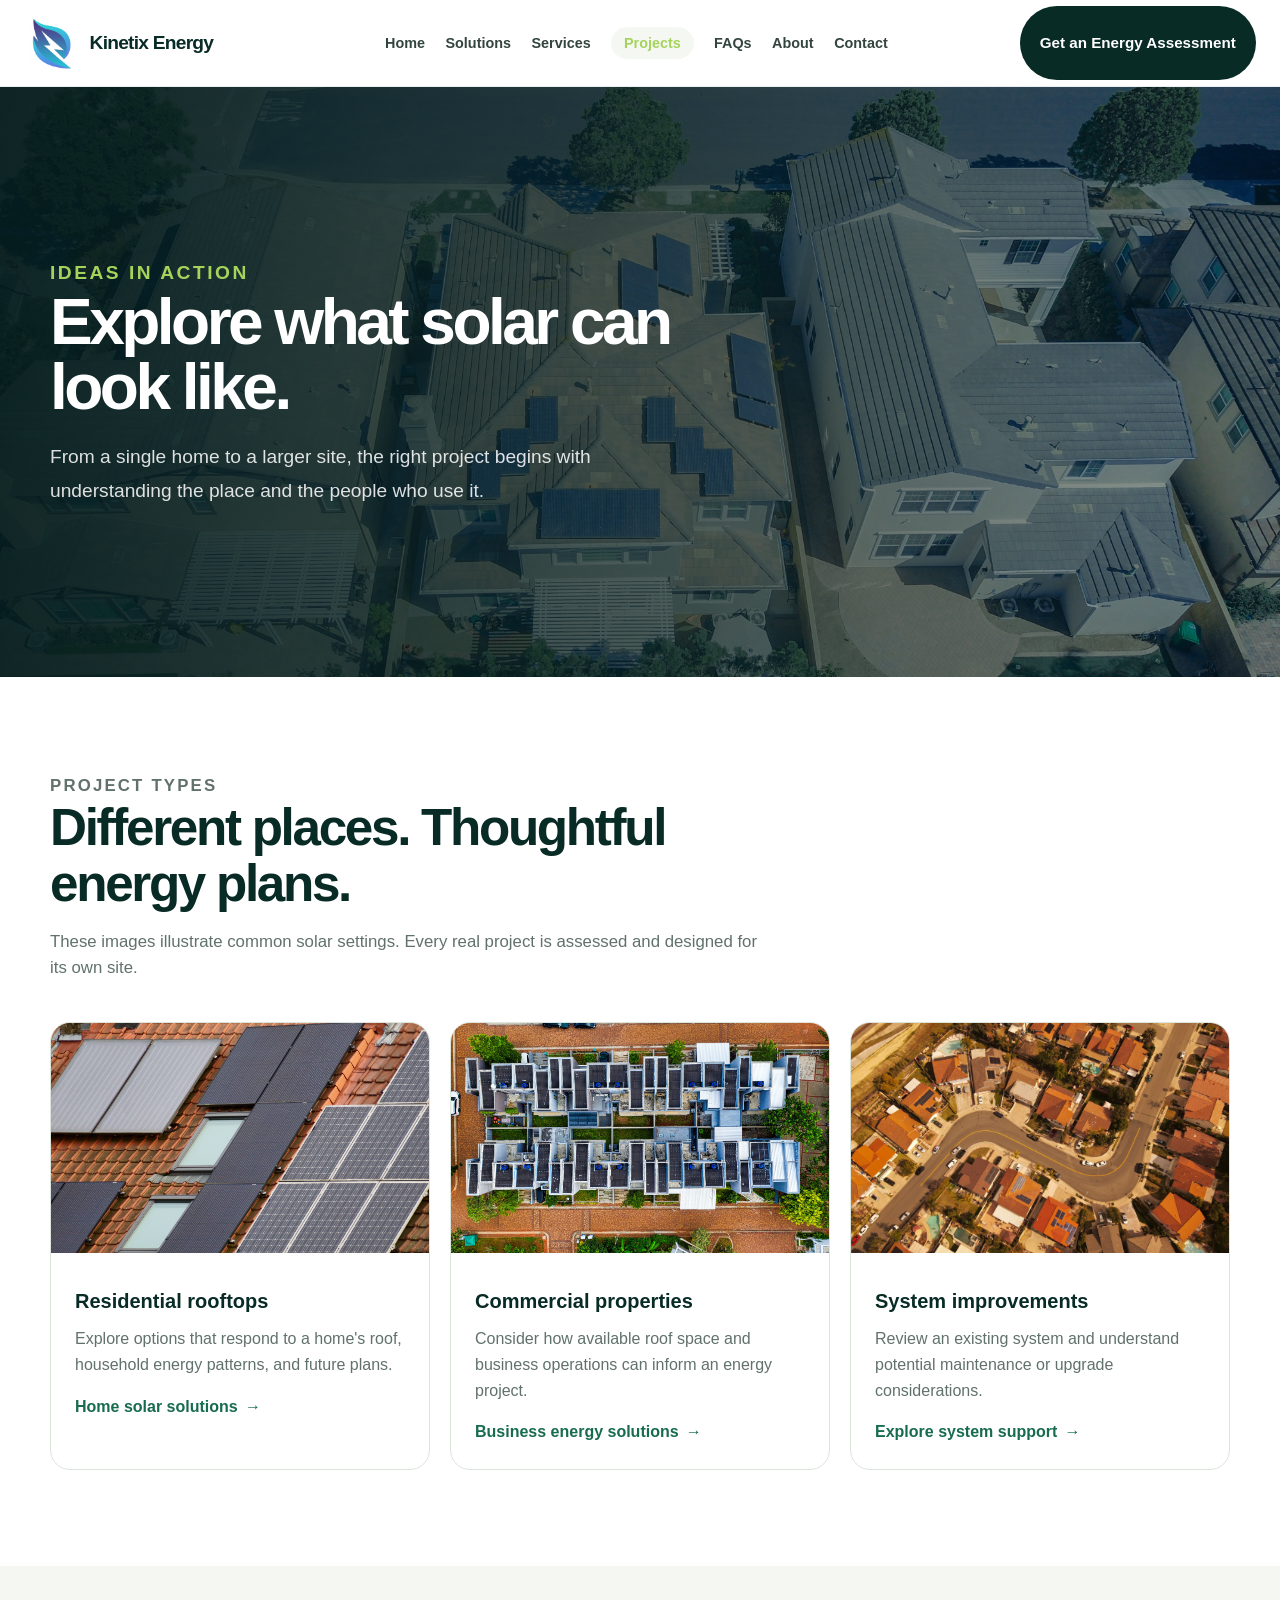
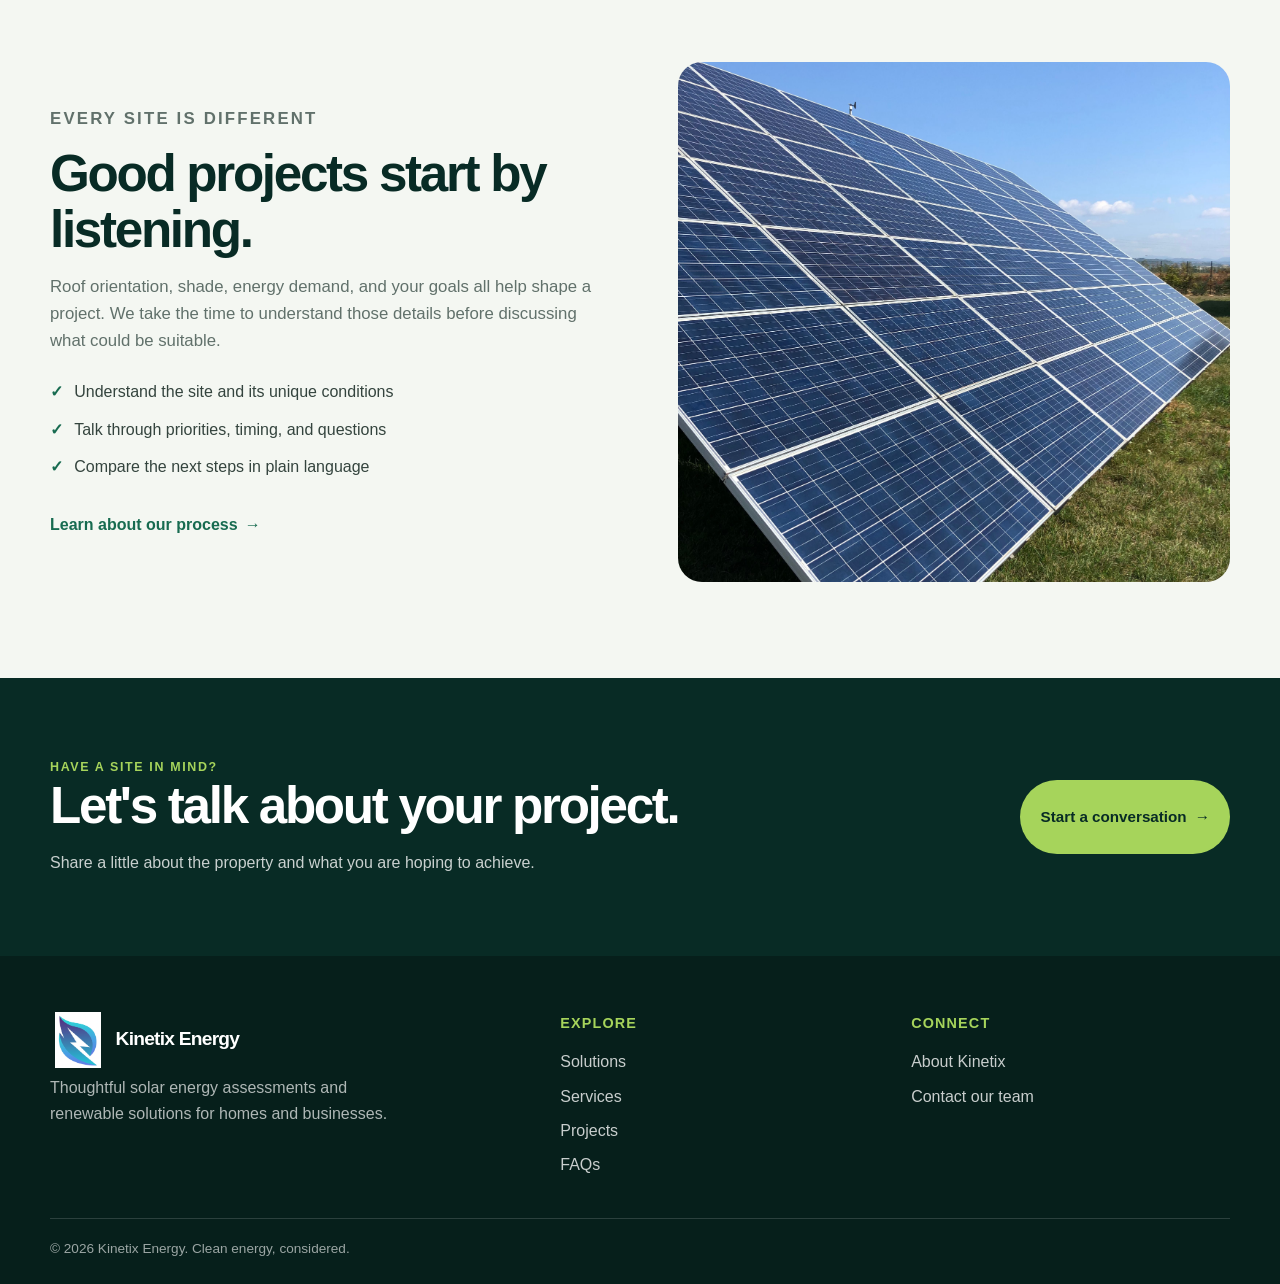
<file: pages/projects.html>
<!DOCTYPE html>
<html lang="en">
<head>
    <meta charset="UTF-8">
    <meta name="viewport" content="width=device-width, initial-scale=1.0">
    <meta name="description" content="Explore residential and commercial solar project types and possibilities with Kinetix Energy.">
    <meta name="theme-color" content="#082b25">
    <link rel="icon" href="../assets/icons/favicon.png">
    <link rel="stylesheet" href="../css/style.css">
    <link rel="stylesheet" href="../css/components.css">
    <link rel="stylesheet" href="../css/responsive.css">
    <title>Solar Projects | Kinetix Energy</title>
</head>
<body>
    <header class="site-header">
        <nav class="navbar" aria-label="Main navigation">
            <a href="../home.html" class="logo-link"><img src="../assets/logos/logo.png" alt=""><h1>Kinetix Energy</h1></a>
            <button class="nav-toggle" type="button" aria-expanded="false" aria-controls="primary-navigation" aria-label="Open navigation">☰</button>
            <ul class="nav-links" id="primary-navigation">
                <li><a href="../home.html">Home</a></li><li><a href="solutions.html">Solutions</a></li><li><a href="services.html">Services</a></li><li><a href="projects.html" aria-current="page">Projects</a></li><li><a href="faqs.html">FAQs</a></li><li><a href="about.html">About</a></li><li><a href="contact.html">Contact</a></li>
            </ul>
            <a href="contact.html" class="cta-button">Get an Energy Assessment</a>
        </nav>
    </header>
    <main>
        <section class="page-hero">
            <img src="../assets/images/panel_topview.jpg" alt="" fetchpriority="high">
            <div class="page-hero-content"><p class="eyebrow">Ideas in action</p><h1>Explore what solar can look like.</h1><p>From a single home to a larger site, the right project begins with understanding the place and the people who use it.</p></div>
        </section>
        <section class="section">
            <div class="section-inner">
                <div class="section-heading"><p class="eyebrow">Project types</p><h2>Different places. Thoughtful energy plans.</h2><p>These images illustrate common solar settings. Every real project is assessed and designed for its own site.</p></div>
                <div class="card-grid">
                    <article class="card"><img class="card-image" src="../assets/images/home_panel.jpg" alt="Solar panels on a home roof" loading="lazy"><div class="card-body"><h3>Residential rooftops</h3><p>Explore options that respond to a home's roof, household energy patterns, and future plans.</p><a class="text-link" href="solutions.html">Home solar solutions <span aria-hidden="true">→</span></a></div></article>
                    <article class="card"><img class="card-image" src="../assets/images/market_panel.jpg" alt="Rows of commercial rooftops with solar panels" loading="lazy"><div class="card-body"><h3>Commercial properties</h3><p>Consider how available roof space and business operations can inform an energy project.</p><a class="text-link" href="solutions.html">Business energy solutions <span aria-hidden="true">→</span></a></div></article>
                    <article class="card"><img class="card-image" src="../assets/images/panel1 (4).jpg" alt="A large solar array viewed from above" loading="lazy"><div class="card-body"><h3>System improvements</h3><p>Review an existing system and understand potential maintenance or upgrade considerations.</p><a class="text-link" href="services.html">Explore system support <span aria-hidden="true">→</span></a></div></article>
                </div>
            </div>
        </section>
        <section class="section section-muted">
            <div class="section-inner split-layout">
                <div class="split-copy"><p class="eyebrow">Every site is different</p><h2>Good projects start by listening.</h2><p>Roof orientation, shade, energy demand, and your goals all help shape a project. We take the time to understand those details before discussing what could be suitable.</p><ul class="check-list"><li>Understand the site and its unique conditions</li><li>Talk through priorities, timing, and questions</li><li>Compare the next steps in plain language</li></ul><a href="services.html" class="text-link">Learn about our process <span aria-hidden="true">→</span></a></div>
                <img class="split-image" src="../assets/images/panel.jpg" alt="Close-up view of rooftop solar panels" loading="lazy">
            </div>
        </section>
        <section class="cta-section"><div class="cta-inner"><div><p class="eyebrow">Have a site in mind?</p><h2>Let's talk about your project.</h2><p>Share a little about the property and what you are hoping to achieve.</p></div><a href="contact.html" class="button button-green">Start a conversation <span aria-hidden="true">→</span></a></div></section>
    </main>
    <footer class="site-footer">
        <div class="footer-inner"><div class="footer-brand"><a href="../home.html" class="logo-link"><img src="../assets/logos/logo.png" alt=""><h1>Kinetix Energy</h1></a><p>Thoughtful solar energy assessments and renewable solutions for homes and businesses.</p></div><div><h2 class="footer-heading">Explore</h2><ul class="footer-links"><li><a href="solutions.html">Solutions</a></li><li><a href="services.html">Services</a></li><li><a href="projects.html">Projects</a></li><li><a href="faqs.html">FAQs</a></li></ul></div><div><h2 class="footer-heading">Connect</h2><ul class="footer-links"><li><a href="about.html">About Kinetix</a></li><li><a href="contact.html">Contact our team</a></li></ul></div></div>
        <div class="footer-bottom">© 2026 Kinetix Energy. Clean energy, considered.</div>
    </footer>
    <script src="../js/main.js" defer></script>
</body>
</html>
</file>
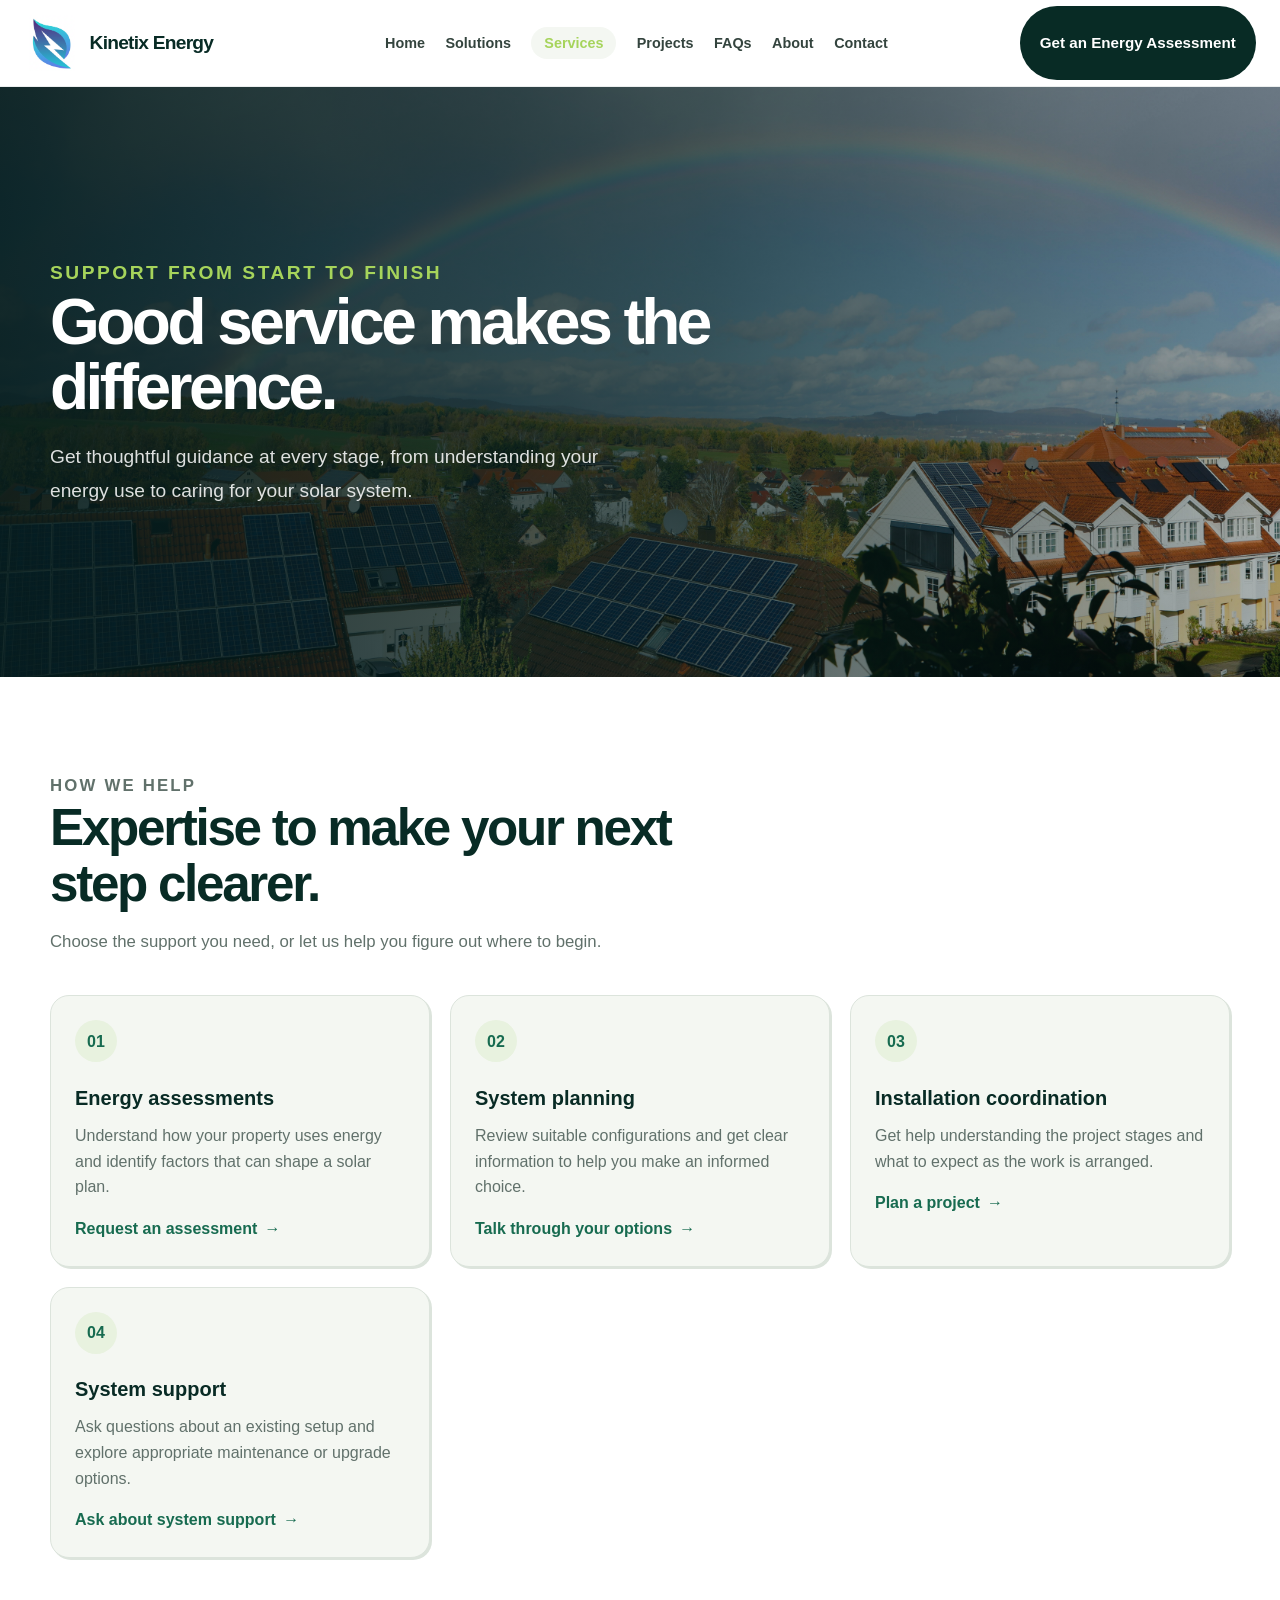
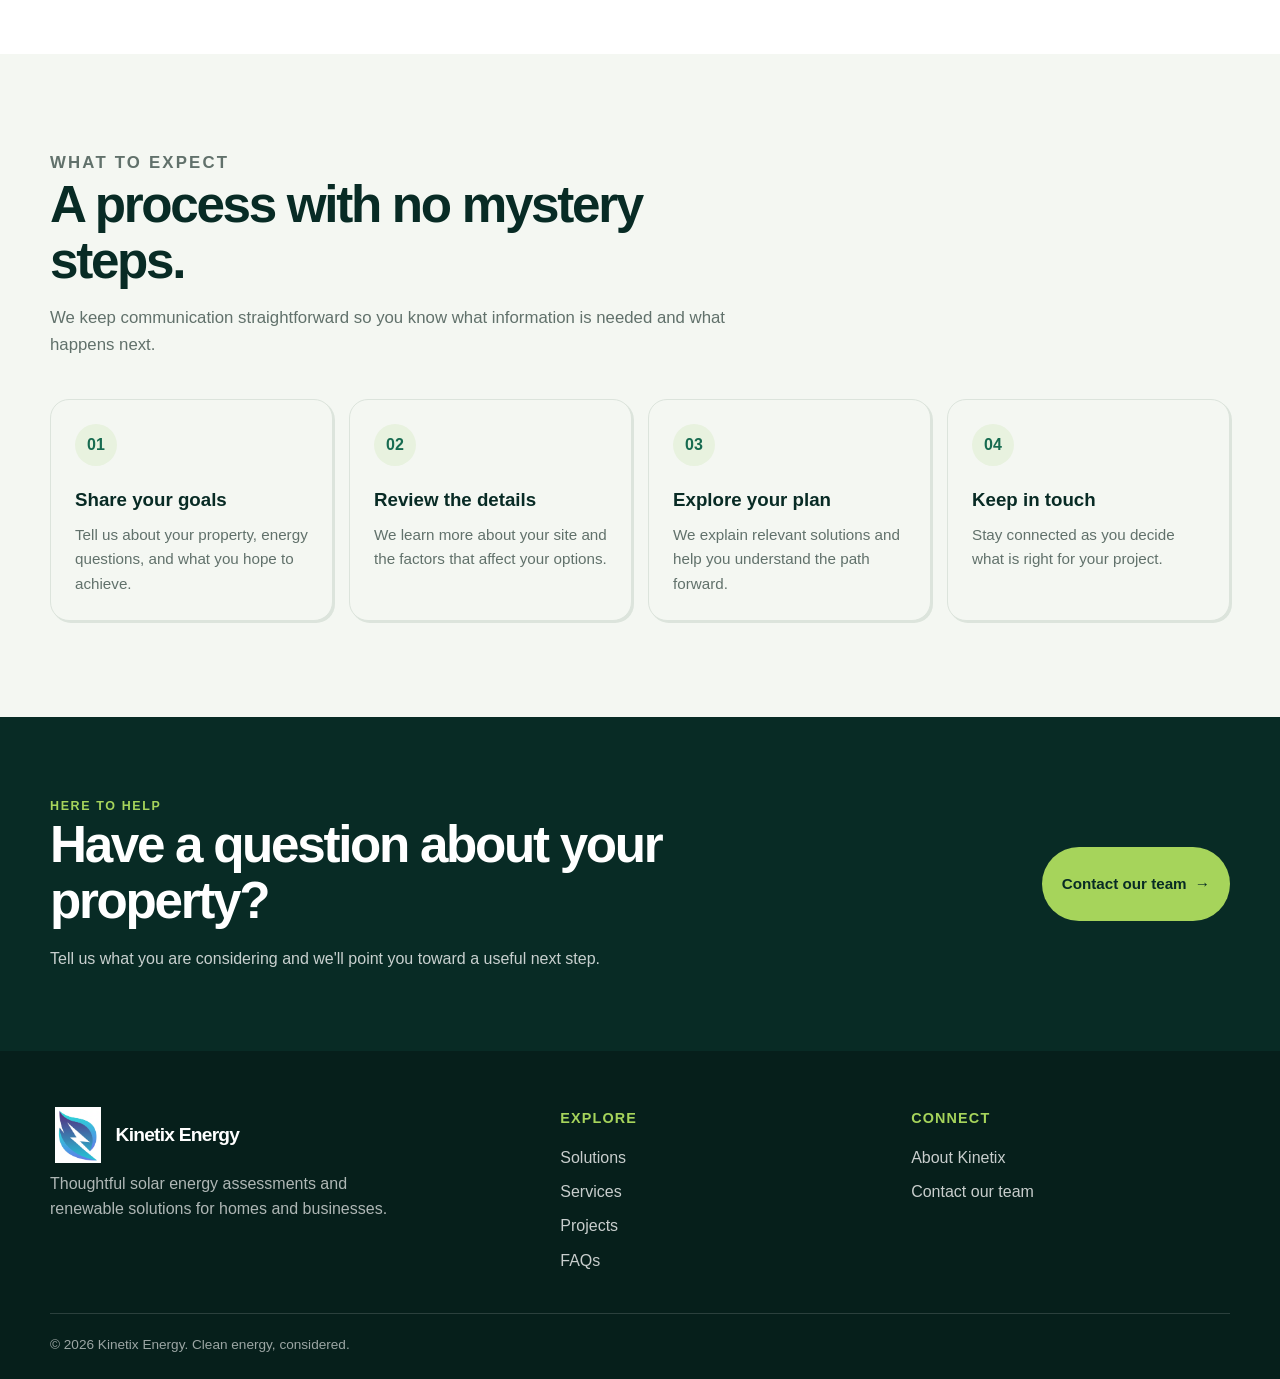
<file: pages/services.html>
<!DOCTYPE html>
<html lang="en">
<head>
    <meta charset="UTF-8">
    <meta name="viewport" content="width=device-width, initial-scale=1.0">
    <meta name="description" content="Learn about Kinetix Energy's solar assessment, planning, installation, and support services.">
    <meta name="theme-color" content="#082b25">
    <link rel="icon" href="../assets/icons/favicon.png">
    <link rel="stylesheet" href="../css/style.css">
    <link rel="stylesheet" href="../css/components.css">
    <link rel="stylesheet" href="../css/responsive.css">
    <title>Solar Services | Kinetix Energy</title>
</head>
<body>
    <header class="site-header">
        <nav class="navbar" aria-label="Main navigation">
            <a href="../home.html" class="logo-link"><img src="../assets/logos/logo.png" alt=""><h1>Kinetix Energy</h1></a>
            <button class="nav-toggle" type="button" aria-expanded="false" aria-controls="primary-navigation" aria-label="Open navigation">☰</button>
            <ul class="nav-links" id="primary-navigation">
                <li><a href="../home.html">Home</a></li><li><a href="solutions.html">Solutions</a></li><li><a href="services.html" aria-current="page">Services</a></li><li><a href="projects.html">Projects</a></li><li><a href="faqs.html">FAQs</a></li><li><a href="about.html">About</a></li><li><a href="contact.html">Contact</a></li>
            </ul>
            <a href="contact.html" class="cta-button">Get an Energy Assessment</a>
        </nav>
    </header>
    <main>
        <section class="page-hero">
            <img src="../assets/images/aerial.jpg" alt="" fetchpriority="high">
            <div class="page-hero-content"><p class="eyebrow">Support from start to finish</p><h1>Good service makes the difference.</h1><p>Get thoughtful guidance at every stage, from understanding your energy use to caring for your solar system.</p></div>
        </section>
        <section class="section">
            <div class="section-inner">
                <div class="section-heading"><p class="eyebrow">How we help</p><h2>Expertise to make your next step clearer.</h2><p>Choose the support you need, or let us help you figure out where to begin.</p></div>
                <div class="card-grid">
                    <article class="feature-card"><span class="step-number">01</span><h3>Energy assessments</h3><p>Understand how your property uses energy and identify factors that can shape a solar plan.</p><a href="contact.html" class="text-link">Request an assessment <span aria-hidden="true">→</span></a></article>
                    <article class="feature-card"><span class="step-number">02</span><h3>System planning</h3><p>Review suitable configurations and get clear information to help you make an informed choice.</p><a href="contact.html" class="text-link">Talk through your options <span aria-hidden="true">→</span></a></article>
                    <article class="feature-card"><span class="step-number">03</span><h3>Installation coordination</h3><p>Get help understanding the project stages and what to expect as the work is arranged.</p><a href="contact.html" class="text-link">Plan a project <span aria-hidden="true">→</span></a></article>
                    <article class="feature-card"><span class="step-number">04</span><h3>System support</h3><p>Ask questions about an existing setup and explore appropriate maintenance or upgrade options.</p><a href="contact.html" class="text-link">Ask about system support <span aria-hidden="true">→</span></a></article>
                </div>
            </div>
        </section>
        <section class="section section-muted">
            <div class="section-inner">
                <div class="section-heading"><p class="eyebrow">What to expect</p><h2>A process with no mystery steps.</h2><p>We keep communication straightforward so you know what information is needed and what happens next.</p></div>
                <div class="steps-grid">
                    <article class="step-card"><span class="step-number">01</span><h3>Share your goals</h3><p>Tell us about your property, energy questions, and what you hope to achieve.</p></article>
                    <article class="step-card"><span class="step-number">02</span><h3>Review the details</h3><p>We learn more about your site and the factors that affect your options.</p></article>
                    <article class="step-card"><span class="step-number">03</span><h3>Explore your plan</h3><p>We explain relevant solutions and help you understand the path forward.</p></article>
                    <article class="step-card"><span class="step-number">04</span><h3>Keep in touch</h3><p>Stay connected as you decide what is right for your project.</p></article>
                </div>
            </div>
        </section>
        <section class="cta-section"><div class="cta-inner"><div><p class="eyebrow">Here to help</p><h2>Have a question about your property?</h2><p>Tell us what you are considering and we'll point you toward a useful next step.</p></div><a href="contact.html" class="button button-green">Contact our team <span aria-hidden="true">→</span></a></div></section>
    </main>
    <footer class="site-footer">
        <div class="footer-inner"><div class="footer-brand"><a href="../home.html" class="logo-link"><img src="../assets/logos/logo.png" alt=""><h1>Kinetix Energy</h1></a><p>Thoughtful solar energy assessments and renewable solutions for homes and businesses.</p></div><div><h2 class="footer-heading">Explore</h2><ul class="footer-links"><li><a href="solutions.html">Solutions</a></li><li><a href="services.html">Services</a></li><li><a href="projects.html">Projects</a></li><li><a href="faqs.html">FAQs</a></li></ul></div><div><h2 class="footer-heading">Connect</h2><ul class="footer-links"><li><a href="about.html">About Kinetix</a></li><li><a href="contact.html">Contact our team</a></li></ul></div></div>
        <div class="footer-bottom">© 2026 Kinetix Energy. Clean energy, considered.</div>
    </footer>
    <script src="../js/main.js" defer></script>
</body>
</html>
</file>
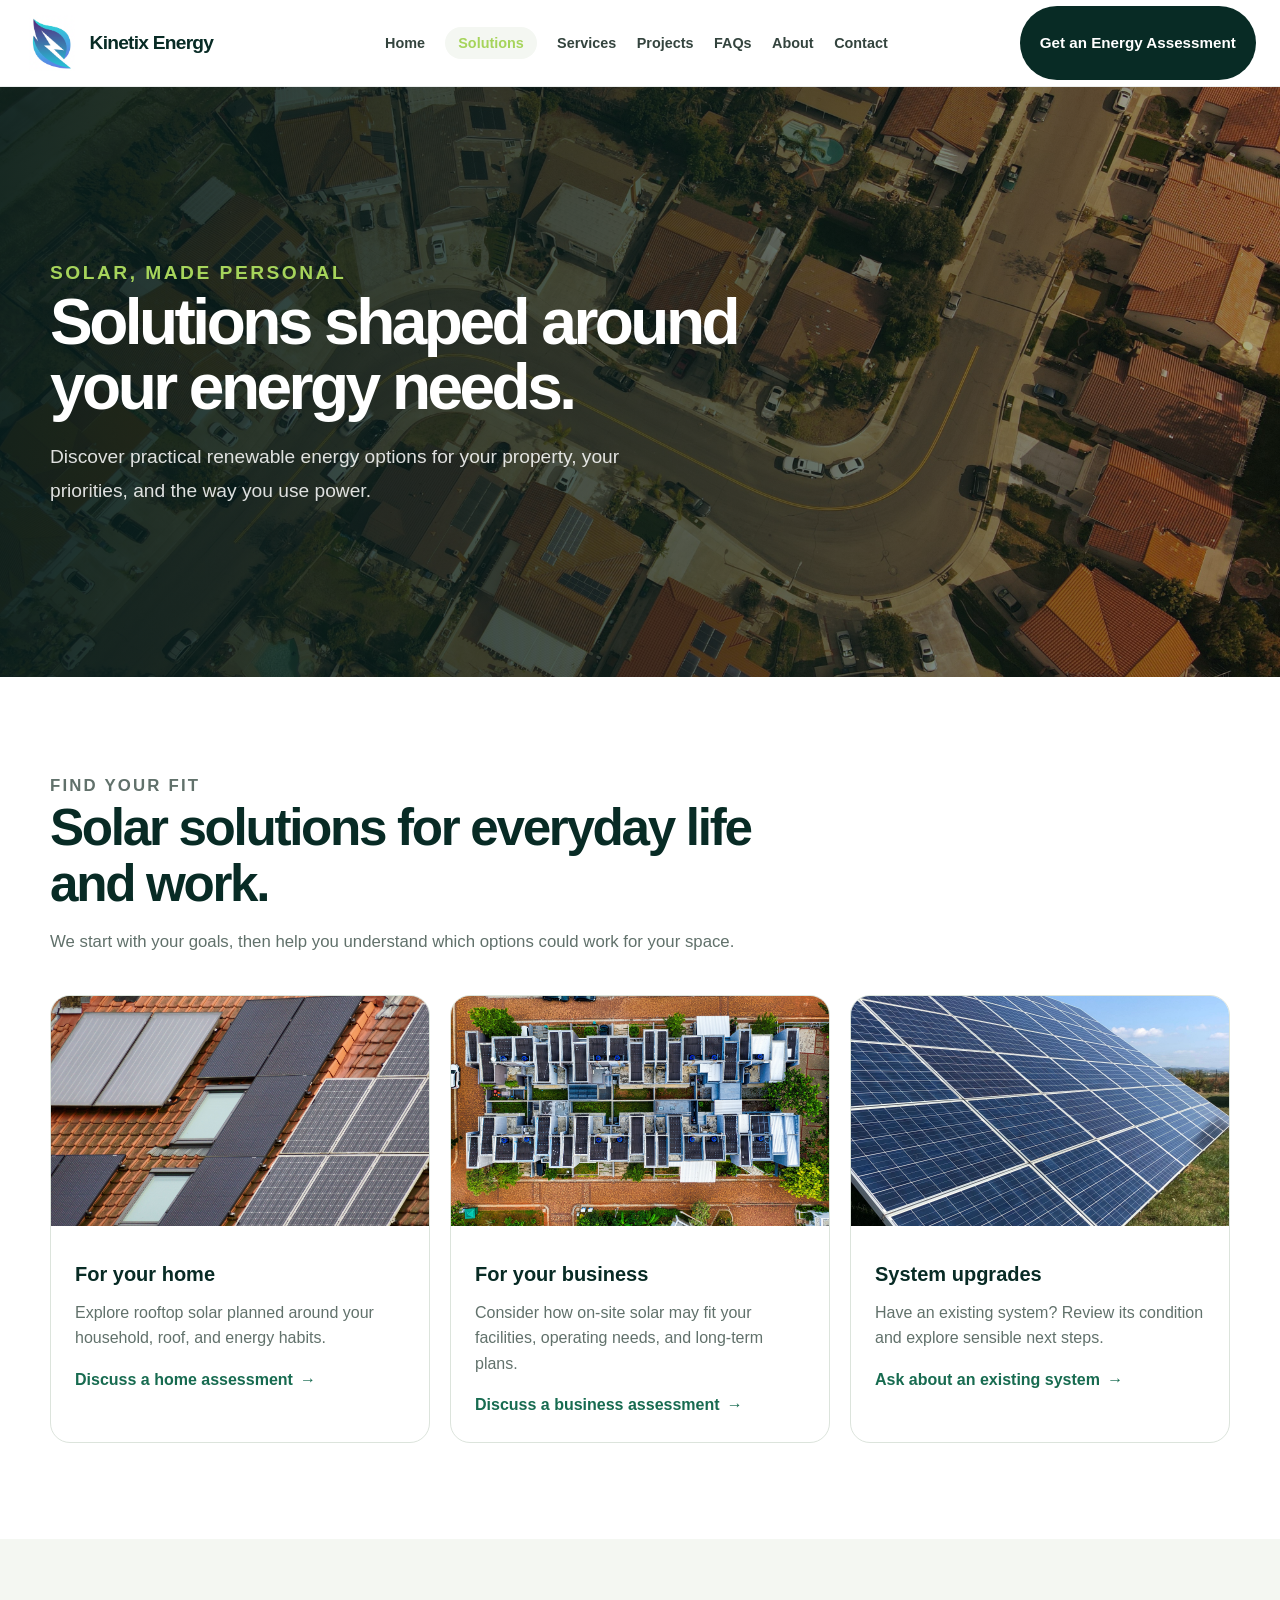
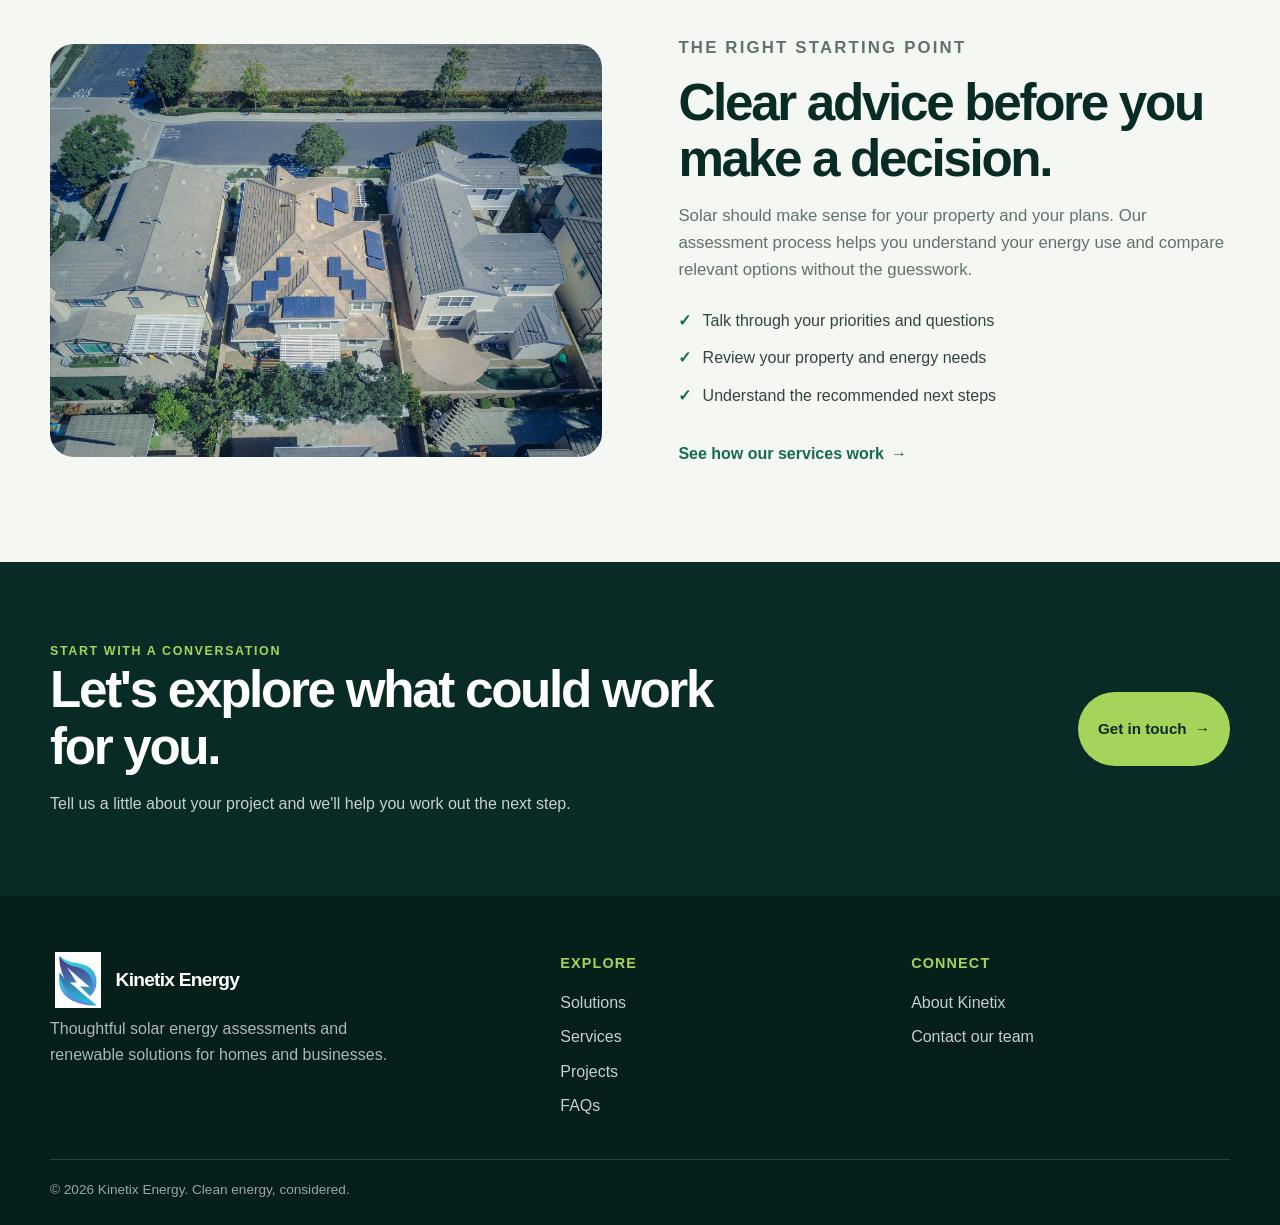
<file: pages/solutions.html>
<!DOCTYPE html>
<html lang="en">
<head>
    <meta charset="UTF-8">
    <meta name="viewport" content="width=device-width, initial-scale=1.0">
    <meta name="description" content="Explore solar energy solutions for homes and businesses with Kinetix Energy.">
    <meta name="theme-color" content="#082b25">
    <link rel="icon" href="../assets/icons/favicon.png">
    <link rel="stylesheet" href="../css/style.css">
    <link rel="stylesheet" href="../css/components.css">
    <link rel="stylesheet" href="../css/responsive.css">
    <title>Solar Solutions | Kinetix Energy</title>
</head>
<body>
    <header class="site-header">
        <nav class="navbar" aria-label="Main navigation">
            <a href="../home.html" class="logo-link"><img src="../assets/logos/logo.png" alt=""><h1>Kinetix Energy</h1></a>
            <button class="nav-toggle" type="button" aria-expanded="false" aria-controls="primary-navigation" aria-label="Open navigation">☰</button>
            <ul class="nav-links" id="primary-navigation">
                <li><a href="../home.html">Home</a></li><li><a href="solutions.html" aria-current="page">Solutions</a></li><li><a href="services.html">Services</a></li><li><a href="projects.html">Projects</a></li><li><a href="faqs.html">FAQs</a></li><li><a href="about.html">About</a></li><li><a href="contact.html">Contact</a></li>
            </ul>
            <a href="contact.html" class="cta-button">Get an Energy Assessment</a>
        </nav>
    </header>
    <main>
        <section class="page-hero">
            <img src="../assets/images/panel1 (4).jpg" alt="" fetchpriority="high">
            <div class="page-hero-content">
                <p class="eyebrow">Solar, made personal</p>
                <h1>Solutions shaped around your energy needs.</h1>
                <p>Discover practical renewable energy options for your property, your priorities, and the way you use power.</p>
            </div>
        </section>
        <section class="section">
            <div class="section-inner">
                <div class="section-heading">
                    <p class="eyebrow">Find your fit</p>
                    <h2>Solar solutions for everyday life and work.</h2>
                    <p>We start with your goals, then help you understand which options could work for your space.</p>
                </div>
                <div class="card-grid">
                    <article class="card">
                        <img class="card-image" src="../assets/images/home_panel.jpg" alt="Solar panels on a residential home" loading="lazy">
                        <div class="card-body"><h3>For your home</h3><p>Explore rooftop solar planned around your household, roof, and energy habits.</p><a href="contact.html" class="text-link">Discuss a home assessment <span aria-hidden="true">→</span></a></div>
                    </article>
                    <article class="card">
                        <img class="card-image" src="../assets/images/market_panel.jpg" alt="Solar arrays across commercial rooftops" loading="lazy">
                        <div class="card-body"><h3>For your business</h3><p>Consider how on-site solar may fit your facilities, operating needs, and long-term plans.</p><a href="contact.html" class="text-link">Discuss a business assessment <span aria-hidden="true">→</span></a></div>
                    </article>
                    <article class="card">
                        <img class="card-image" src="../assets/images/panel.jpg" alt="Solar panels arranged across a roof" loading="lazy">
                        <div class="card-body"><h3>System upgrades</h3><p>Have an existing system? Review its condition and explore sensible next steps.</p><a href="contact.html" class="text-link">Ask about an existing system <span aria-hidden="true">→</span></a></div>
                    </article>
                </div>
            </div>
        </section>
        <section class="section section-muted">
            <div class="section-inner split-layout">
                <img class="split-image" src="../assets/images/panel_topview.jpg" alt="Aerial view of a neighborhood with rooftop solar" loading="lazy">
                <div class="split-copy">
                    <p class="eyebrow">The right starting point</p>
                    <h2>Clear advice before you make a decision.</h2>
                    <p>Solar should make sense for your property and your plans. Our assessment process helps you understand your energy use and compare relevant options without the guesswork.</p>
                    <ul class="check-list">
                        <li>Talk through your priorities and questions</li>
                        <li>Review your property and energy needs</li>
                        <li>Understand the recommended next steps</li>
                    </ul>
                    <a href="services.html" class="text-link">See how our services work <span aria-hidden="true">→</span></a>
                </div>
            </div>
        </section>
        <section class="cta-section">
            <div class="cta-inner"><div><p class="eyebrow">Start with a conversation</p><h2>Let's explore what could work for you.</h2><p>Tell us a little about your project and we'll help you work out the next step.</p></div><a href="contact.html" class="button button-green">Get in touch <span aria-hidden="true">→</span></a></div>
        </section>
    </main>
    <footer class="site-footer">
        <div class="footer-inner"><div class="footer-brand"><a href="../home.html" class="logo-link"><img src="../assets/logos/logo.png" alt=""><h1>Kinetix Energy</h1></a><p>Thoughtful solar energy assessments and renewable solutions for homes and businesses.</p></div><div><h2 class="footer-heading">Explore</h2><ul class="footer-links"><li><a href="solutions.html">Solutions</a></li><li><a href="services.html">Services</a></li><li><a href="projects.html">Projects</a></li><li><a href="faqs.html">FAQs</a></li></ul></div><div><h2 class="footer-heading">Connect</h2><ul class="footer-links"><li><a href="about.html">About Kinetix</a></li><li><a href="contact.html">Contact our team</a></li></ul></div></div>
        <div class="footer-bottom">© 2026 Kinetix Energy. Clean energy, considered.</div>
    </footer>
    <script src="../js/main.js" defer></script>
</body>
</html>
</file>
<file: css/style.css>
*{
    margin: 0;
}
</file>
<file: css/components.css>
:root {
    --primary-color: #082b25;
    --secondary-color: #176b50;
    --accent-green: #a6d45b;
    --text-color: #1c2925;
    --muted-color: #61716b;
    --white: #fff;
    --light-bg: #f4f7f2;
    --border-color: #dce4dc;
    --content-width: 1180px;
}

html {
    scroll-behavior: smooth;
}

body {
    color: var(--text-color);
    font-family: Arial, Helvetica, sans-serif;
    line-height: 1.6;
}

img {
    max-width: 100%;
}

a {
    color: inherit;
}

.site-header {
    position: sticky;
    top: 0;
    z-index: 10;
    background: rgba(255, 255, 255, 0.97);
    border-bottom: 1px solid rgba(8, 43, 37, 0.08);
}

.navbar {
    width: min(100% - 3rem, 1440px);
    min-height: 86px;
    margin: 0 auto;
    padding: 0;
    display: flex;
    align-items: center;
    justify-content: space-between;
    gap: 1.5rem;
}

.logo-link {
    display: inline-flex;
    align-items: center;
    gap: 0.6rem;
    flex: 0 0 auto;
    text-decoration: none;
}

.logo-link img {
    width: 56px;
    height: 56px;
    padding: 0;
    object-fit: contain;
}

.logo-link h1 {
    margin: 0;
    color: var(--primary-color);
    font-size: 1.2rem;
    letter-spacing: -0.04em;
    transform: none;
}
#footer-logo-h1 {
    color: var(--white);
    font-size: 1.2rem;
    letter-spacing: -0.04em;
    transform: none;
}

.nav-links {
    display: flex;
    align-items: center;
    gap: clamp(0.7rem, 1.6vw, 1.5rem);
    list-style: none;
}

.nav-links li a {
    padding: 0.5rem 0;
    color: #34443e;
    font-size: 0.9rem;
    font-weight: 600;
    text-decoration: none;
    transition: color 160ms ease;
}

.nav-links li a:hover,
.nav-links li a[aria-current="page"] {
    color: var(--accent-green);
    background-color: var(--light-bg);
    padding: 0.5rem 0.8rem;
    border-radius: 19px;
}

.cta-button,
.button {
    display: inline-flex;
    min-height: 48px;
    align-items: center;
    justify-content: center;
    gap: 0.5rem;
    padding: 0.75rem 1.2rem;
    border: 1px solid transparent;
    border-radius: 999px;
    background: var(--primary-color);
    color: var(--white);
    font-size: 0.95rem;
    font-weight: 700;
    text-decoration: none;
    transition: background 160ms ease, transform 160ms ease;
}

.cta-button:hover,
.button:hover {
    background: var(--secondary-color);
    transform: translateY(-1px);
}

.button-light {
    border-color: rgba(255, 255, 255, 0.7);
    background: transparent;
    color: var(--white);
}

.button-light:hover {
    background: rgba(255, 255, 255, 0.13);
}

.button-green {
    background: var(--accent-green);
    color: var(--primary-color);
}

.button-green:hover {
    background: #b9e478;
    color: var(--primary-color);
}

.nav-toggle {
    display: none;
    width: 46px;
    height: 46px;
    align-items: center;
    justify-content: center;
    border: 1px solid var(--border-color);
    border-radius: 12px;
    background: var(--white);
    color: var(--primary-color);
    font-size: 1.4rem;
    cursor: pointer;
}

.hero {
    position: relative;
    display: flex;
    min-height: min(760px, calc(100vh - 86px));
    align-items: center;
    overflow: hidden;
    padding: 6rem max(1.5rem, calc((100vw - var(--content-width)) / 2));
    background: var(--primary-color);
}

.hero-image,
.hero-image::after {
    position: absolute;
    inset: 0;
}

.hero-image {
    z-index: 0;
}

.hero-image::after {
    content: "";
    background: linear-gradient(90deg, rgba(5, 28, 28, 0.92), rgba(5, 28, 28, 0.68) 55%, rgba(5, 28, 28, 0.32));
}

.hero-image img {
    width: 100%;
    height: 100%;
    object-fit: cover;
}

.hero-content {
    position: relative;
    z-index: 1;
    width: min(100%, 690px);
    color: var(--white);
    transform: none;
}

.eyebrow {
    margin: 0 0 1rem;
    color: var(--secondary-color);
    font-size: 0.78rem;
    font-weight: 800;
    letter-spacing: 0.13em;
    text-transform: uppercase;
}

.hero .eyebrow,
.page-hero .eyebrow,
.cta-section .eyebrow {
    color: var(--accent-green);
}

.hero-content h1,
.page-hero h1 {
    max-width: 760px;
    margin: 0 0 1.25rem;
    padding: 0;
    font-size: clamp(2.7rem, 6vw, 5.1rem);
    line-height: 1.02;
    letter-spacing: -0.055em;
}

.hero-content p,
.page-hero p {
    max-width: 610px;
    margin: 0 0 2rem;
    padding: 0;
    color: rgba(255, 255, 255, 0.86);
    font-size: clamp(1rem, 1.5vw, 1.2rem);
    line-height: 1.75;
}

.cta-container {
    display: flex;
    flex-wrap: wrap;
    gap: 0.8rem;
}

.hero-icons {
    position: absolute;
    z-index: 1;
    right: max(1.5rem, calc((100vw - var(--content-width)) / 2));
    bottom: 2rem;
    left: max(1.5rem, calc((100vw - var(--content-width)) / 2));
    display: flex;
    flex-wrap: wrap;
    gap: 1.5rem 2.5rem;
    color: var(--white);
}

.hero-icon {
    display: flex;
    align-items: center;
    gap: 0.65rem;
}

.hero-icon img {
    width: 25px;
    height: 25px;
    filter: brightness(0) invert(1);
}

.hero-icon p {
    margin: 0;
    font-size: 0.88rem;
    font-weight: 600;
}

.section {
    padding: 6rem 1.5rem;
}

.section-muted {
    background: var(--light-bg);
}

.section-inner {
    width: min(100%, var(--content-width));
    margin: 0 auto;
}

.section-heading {
    max-width: 720px;
    margin: 0 0 2.5rem;
}

.section-heading h2,
.split-copy h2,
.cta-section h2 {
    margin: 0 0 1rem;
    color: var(--primary-color);
    font-size: clamp(2rem, 4vw, 3.25rem);
    line-height: 1.1;
    letter-spacing: -0.045em;
}

.section-heading p,
.split-copy p {
    margin: 0;
    color: var(--muted-color);
    font-size: 1.05rem;
}

.card-grid {
    display: grid;
    grid-template-columns: repeat(3, minmax(0, 1fr));
    gap: 1.25rem;
}

.card {
    overflow: hidden;
    border: 1px solid var(--border-color);
    border-radius: 20px;
    background: var(--white);
}

.card-image {
    width: 100%;
    height: 230px;
    object-fit: cover;
}

.card-body {
    padding: 1.50rem;
}

.card-body h3,
.feature-card h3 {
    margin: 0 0 0.6rem;
    color: var(--primary-color);
    font-size: 1.25rem;
}

.card-body p,
.feature-card p {
    margin: 0 0 1rem;
    color: var(--muted-color);
}

.text-link {
    display: inline-flex;
    align-items: center;
    gap: 0.45rem;
    color: var(--secondary-color);
    font-weight: 700;
    text-decoration: none;
}

.text-link:hover {
    text-decoration: underline;
}

.split-layout {
    display: grid;
    grid-template-columns: 1fr 1fr;
    align-items: center;
    gap: clamp(2rem, 6vw, 5rem);
}

.split-image {
    width: 100%;
    min-height: 390px;
    max-height: 520px;
    border-radius: 24px;
    object-fit: cover;
}

.split-copy .eyebrow {
    margin-bottom: 0.8rem;
}

.split-copy p + p {
    margin-top: 1rem;
}

.check-list {
    display: grid;
    gap: 0.75rem;
    margin: 1.5rem 0 2rem;
    padding: 0;
    list-style: none;
}

.check-list li {
    display: flex;
    gap: 0.7rem;
    color: #34443e;
}

.check-list li::before {
    content: "✓";
    color: var(--secondary-color);
    font-weight: 800;
}

.stats-row {
    display: grid;
    grid-template-columns: repeat(3, 1fr);
    gap: 1rem;
    margin-top: 2rem;
}

.stat {
    padding: 1.25rem;
    border-radius: 16px;
    background: var(--light-bg);
}

.stat strong {
    display: block;
    color: var(--primary-color);
    font-size: 1.7rem;
    line-height: 1.2;
}

.stat span {
    color: var(--muted-color);
    font-size: 0.87rem;
}

.steps-grid {
    display: grid;
    grid-template-columns: repeat(4, 1fr);
    gap: 1rem;
}

.step-card,
.feature-card {
    padding: 1.5rem;
    border: 1px solid var(--border-color);
    border-radius: 19px;
    background: var(--light-bg);
    box-shadow: 2px 2px var(--border-color);
}

.step-number {
    display: inline-grid;
    width: 42px;
    height: 42px;
    margin-bottom: 1.2rem;
    place-items: center;
    border-radius: 50%;
    background: #e8f2df;
    color: var(--secondary-color);
    font-weight: 800;
}

.step-card h3 {
    margin: 0 0 0.5rem;
    color: var(--primary-color);
}

.step-card p {
    margin: 0;
    color: var(--muted-color);
    font-size: 0.95rem;
}

.cta-section {
    padding: 5rem 1.5rem;
    background: var(--primary-color);
    color: var(--white);
}

.cta-inner {
    display: flex;
    width: min(100%, var(--content-width));
    align-items: center;
    justify-content: space-between;
    gap: 2rem;
    margin: 0 auto;
}

.cta-section h2 {
    max-width: 680px;
    color: var(--white);
}

.cta-section p {
    max-width: 650px;
    margin: 0;
    color: rgba(255, 255, 255, 0.78);
}

.page-hero {
    position: relative;
    display: flex;
    min-height: 430px;
    align-items: center;
    overflow: hidden;
    padding: 5rem max(1.5rem, calc((100vw - var(--content-width)) / 2));
    background: var(--primary-color);
    color: var(--white);
}

.page-hero::before {
    position: absolute;
    inset: 0;
    content: "";
    z-index: 1;
    background: linear-gradient(90deg, rgba(5, 28, 28, 0.92), rgba(5, 28, 28, 0.68) 55%, rgba(5, 28, 28, 0.32));
}
.page-hero img {
    position: absolute;
    inset: 0;
    width: 100%;
    height: 100%;
    object-fit: cover;
    z-index: 0;
  
}
.page-hero-content {
    position: relative;
    max-width: 700px;
    z-index: 2;
}
.page-hero h1 {
    font-size: clamp(2.5rem, 5vw, 4.4rem);
    color: var(--white);
}
.page-hero p {
    margin-bottom: 0;
    color: rgba(255, 255, 255, 0.86);
}
.faq-list {
    display: grid;
    gap: 0.8rem;
    max-width: 860px;
}

.faq-list details {
    padding: 1.2rem 1.4rem;
    border: 1px solid var(--border-color);
    border-radius: 14px;
    background: var(--white);
}
.faq-list summary {
    color: var(--primary-color);
    font-weight: 700;
    cursor: pointer;
}
.faq-list details p {
    margin: 0.9rem 0 0;
    color: var(--muted-color);
}

.contact-layout {
    display: grid;
    grid-template-columns: 0.8fr 1.2fr;
    gap: 3rem;
}

.contact-details h2,
.contact-form h2 {
    margin: 0 0 1rem;
    color: var(--primary-color);
    font-size: 1.7rem;
}

.contact-details > p {
    color: var(--muted-color);
}

.contact-item {
    margin-top: 1.5rem;
    background-color: var(--white);
    padding: 1rem 1.2rem;
    border: 1px solid var(--border-color);
    border-radius: 20px;
    box-shadow: 3px 3px hsla(0, 0%, 2%, 0.05)
}

.contact-item strong {
    display: block;
    color: var(--primary-color);
}


.contact-box-item {
    display: flex;
    justify-content: center;
    gap: 0.8rem;
    margin-bottom: 1rem;
    margin-top: 1rem;
    background-color: var(--primary-color);
    color: var(--white);
    padding: 1rem 1.2rem;
    border: 1px solid var(--border-color);
    border-radius: 20px;
    box-shadow: 3px 3px hsla(0, 0%, 2%, 0.05);
    cursor: pointer;
}
.contact-box-item a {
    color: var(--white);
    text-decoration: none;
    display: flex;
    align-items: center;
}
.contact-box-item:hover {
    background-color: var(--secondary-color);
}
.contact-form {
    padding: 2rem;
    border: 1px solid var(--border-color);
    border-radius: 20px;
    background: var(--white);
}
.contact-form p {
    margin-bottom: 1.5rem;
    color: var(--muted-color);
}

.form-grid {
    display: grid;
    grid-template-columns: 1fr 1fr;
    gap: 1rem;
}

.form-field {
    display: grid;
    gap: 0.4rem;
    margin-bottom: 1rem;
}

.form-field-full {
    grid-column: 1 / -1;
}

.form-field label {
    color: var(--primary-color);
    font-size: 0.9rem;
    font-weight: 700;
}

.form-field input,
.form-field select,
.form-field textarea {
    width: 100%;
    min-height: 48px;
    padding: 0.75rem 0.85rem;
    border: 1px solid #cbd7ce;
    border-radius: 10px;
    background: var(--white);
    color: var(--text-color);
    font: inherit;
}

.form-field textarea {
    min-height: 130px;
    resize: vertical;
}

.form-note {
    margin: 1rem 0 0;
    color: var(--muted-color);
    font-size: 0.85rem;
}

.site-footer {
    padding: 3.5rem 1.5rem 1.5rem;
    background: #061f1b;
    color: var(--white);
}

.footer-inner {
    display: grid;
    width: min(100%, var(--content-width));
    grid-template-columns: 1.5fr 1fr 1fr;
    gap: 2rem;
    margin: 0 auto;
}

.footer-brand p {
    max-width: 360px;
    color: rgba(255, 255, 255, 0.68);
}

.footer-brand h1{
    color: var(--white);
}
.footer-heading {
    margin: 0 0 0.9rem;
    color: var(--accent-green);
    font-size: 0.9rem;
    text-transform: uppercase;
    letter-spacing: 0.08em;
}

.footer-links {
    display: grid;
    gap: 0.55rem;
    padding: 0;
    list-style: none;
}

.footer-links a {
    color: rgba(255, 255, 255, 0.78);
    text-decoration: none;
}

.footer-links a:hover {
    color: var(--white);
}

.footer-bottom {
    width: min(100%, var(--content-width));
    margin: 2.5rem auto 0;
    padding-top: 1.2rem;
    border-top: 1.5px solid rgba(255, 255, 255, 0.15);
    color: rgba(255, 255, 255, 0.6);
    font-size: 0.85rem;
}

.visually-hidden {
    position: absolute;
    width: 1px;
    height: 1px;
    overflow: hidden;
    clip: rect(0, 0, 0, 0);
    white-space: nowrap;
    clip-path: inset(50%);
}
</file>
<file: css/responsive.css>
@media (max-width: 1080px) {
    .nav-links {
        gap: 0.8rem;
    }

    .nav-links li a {
        font-size: 0.82rem;
    }

    .navbar > .cta-button {
        padding: 0.7rem 0.9rem;
        font-size: 0.83rem;
    }
}

@media (max-width: 860px) {
    .navbar {
        position: relative;
        min-height: 76px;
    }

    .nav-toggle {
        display: inline-flex;
        margin-left: auto;
    }

    .nav-links {
        position: absolute;
        top: calc(100% - 1px);
        right: 0;
        left: 0;
        display: none;
        align-items: stretch;
        gap: 0;
        margin: 0;
        padding: 0.5rem 1.25rem 1rem;
        border: 1px solid var(--border-color);
        border-top: 0;
        border-radius: 0 0 16px 16px;
        background: var(--white);
        box-shadow: 0 14px 25px rgba(8, 43, 37, 0.09);
    }

    .nav-links.is-open {
        display: flex;
        flex-direction: column;
    }

    .nav-links li a {
        display: block;
        padding: 0.8rem 0.25rem;
        font-size: 0.95rem;
    }

    .navbar > .cta-button {
        display: none;
    }

    .hero {
        min-height: 690px;
        padding-top: 5rem;
        padding-bottom: 9rem;
    }

    .hero-icons {
        bottom: 1.5rem;
        gap: 0.8rem 1.5rem;
    }

    .card-grid {
        grid-template-columns: repeat(2, minmax(0, 1fr));
    }

    .steps-grid {
        grid-template-columns: repeat(2, 1fr);
    }

    .split-layout,
    .contact-layout {
        grid-template-columns: 1fr;
    }

    .split-image {
        min-height: 320px;
    }

    .footer-inner {
        grid-template-columns: 1.2fr 1fr;
    }
}

@media (max-width: 600px) {
    .navbar {
        width: calc(100% - 2rem);
    }

    .logo-link img {
        width: 46px;
        height: 46px;
    }

    .logo-link h1 {
        font-size: 1.05rem;
    }

    .hero {
        min-height: 680px;
        padding: 4rem 1.25rem 11rem;
    }

    .hero-image::after {
        background: linear-gradient(90deg, rgba(5, 28, 28, 0.92), rgba(5, 28, 28, 0.68) 55%, rgba(5, 28, 28, 0.32));
    }

    .hero-content h1 {
        font-size: clamp(2.6rem, 13vw, 4rem);
    }

    .hero-content p {
        font-size: 1rem;
    }

    .hero-icons {
        right: 1.25rem;
        left: 1.25rem;
        flex-direction: column;
        gap: 0.65rem;
    }

    .section {
        padding: 4rem 1.25rem;
    }

    .section-heading {
        margin-bottom: 1.75rem;
    }

    .card-grid,
    .steps-grid,
    .stats-row {
        grid-template-columns: 1fr;
    }

    .card-image {
        height: 210px;
    }

    .split-image {
        min-height: 250px;
    }

    .page-hero {
        min-height: 370px;
        padding: 4rem 1.25rem;
    }

    .page-hero h1 {
        font-size: clamp(2.5rem, 12vw, 3.7rem);
    }

    .cta-section {
        padding: 4rem 1.25rem;
    }

    .cta-inner {
        align-items: flex-start;
        flex-direction: column;
    }

    .contact-form {
        padding: 1.25rem;
    }

    .form-grid {
        grid-template-columns: 1fr;
        gap: 0;
    }

    .footer-inner {
        grid-template-columns: 1fr 1fr;
        gap: 1.5rem;
    }

    .footer-brand {
        grid-column: 1 / -1;
    }
}

@media (prefers-reduced-motion: reduce) {
    html {
        scroll-behavior: auto;
    }

    *,
    *::before,
    *::after {
        transition-duration: 0.01ms !important;
    }
}
</file>
